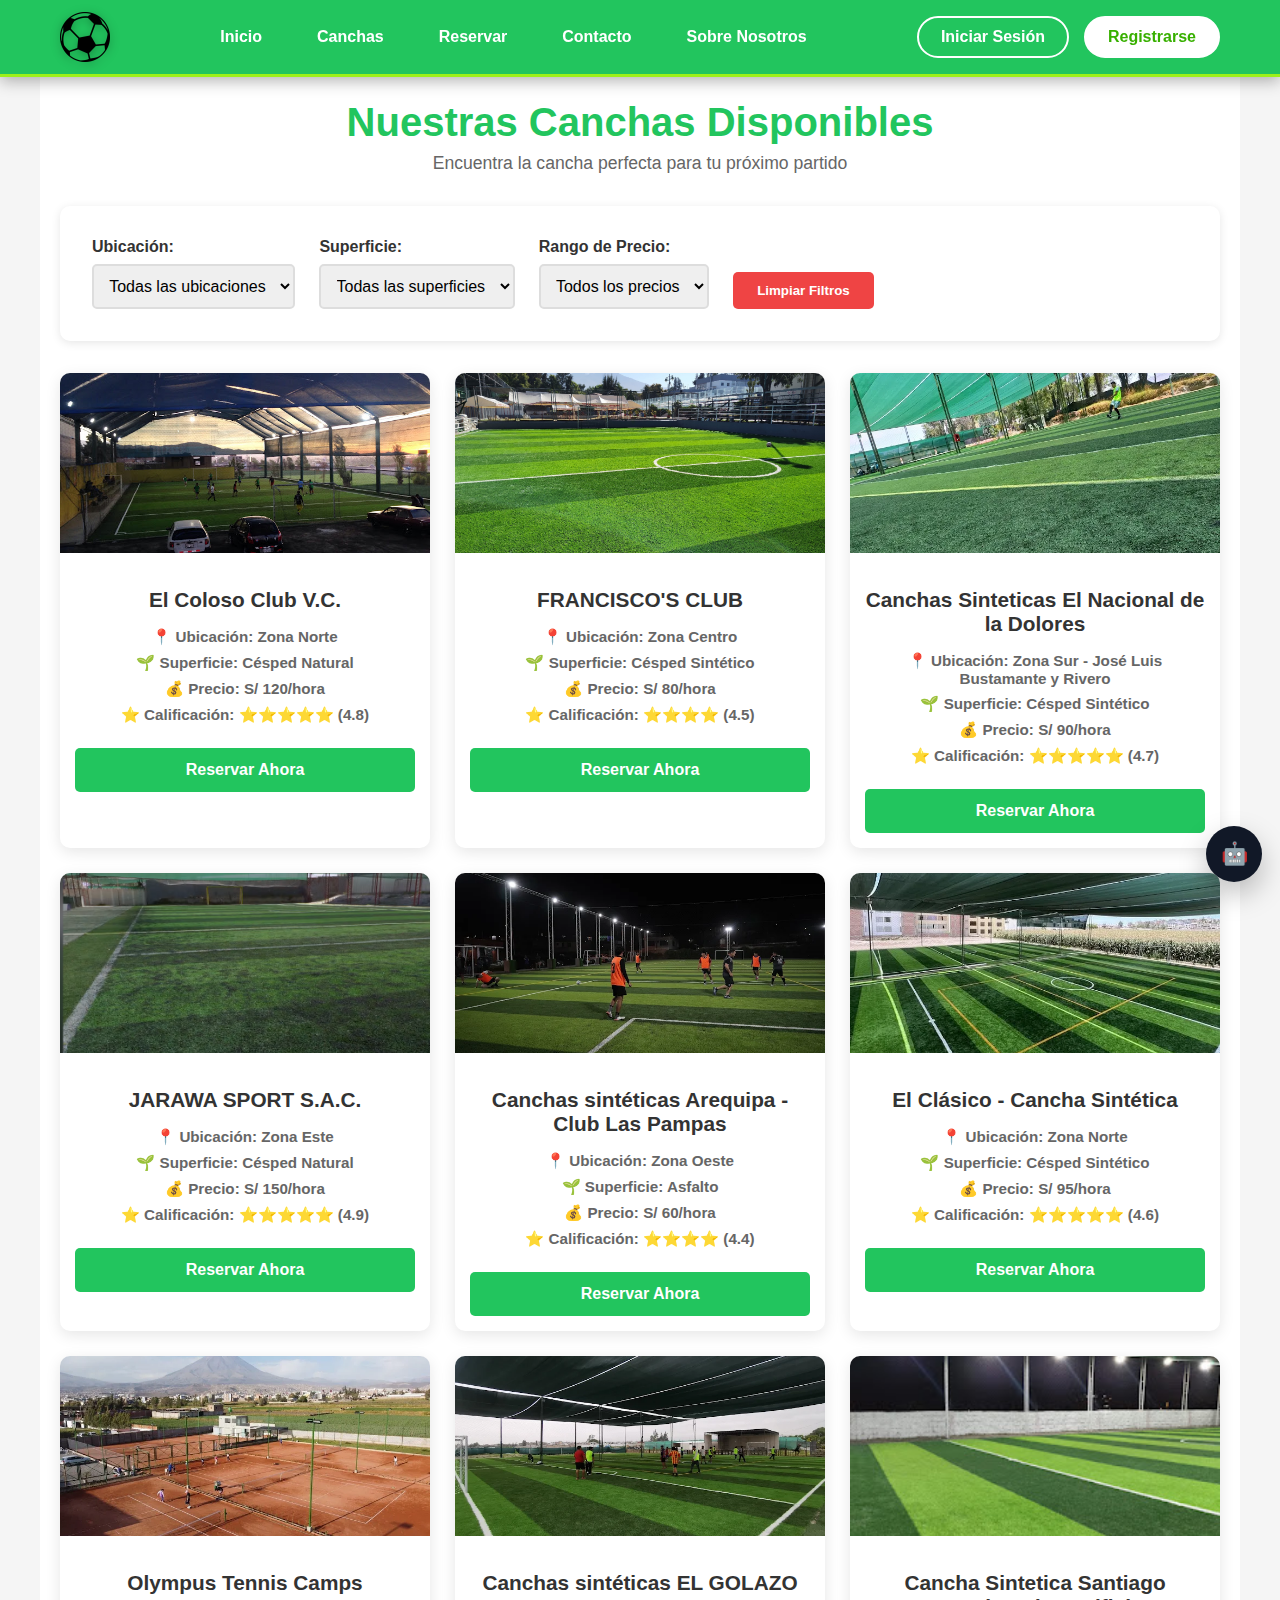
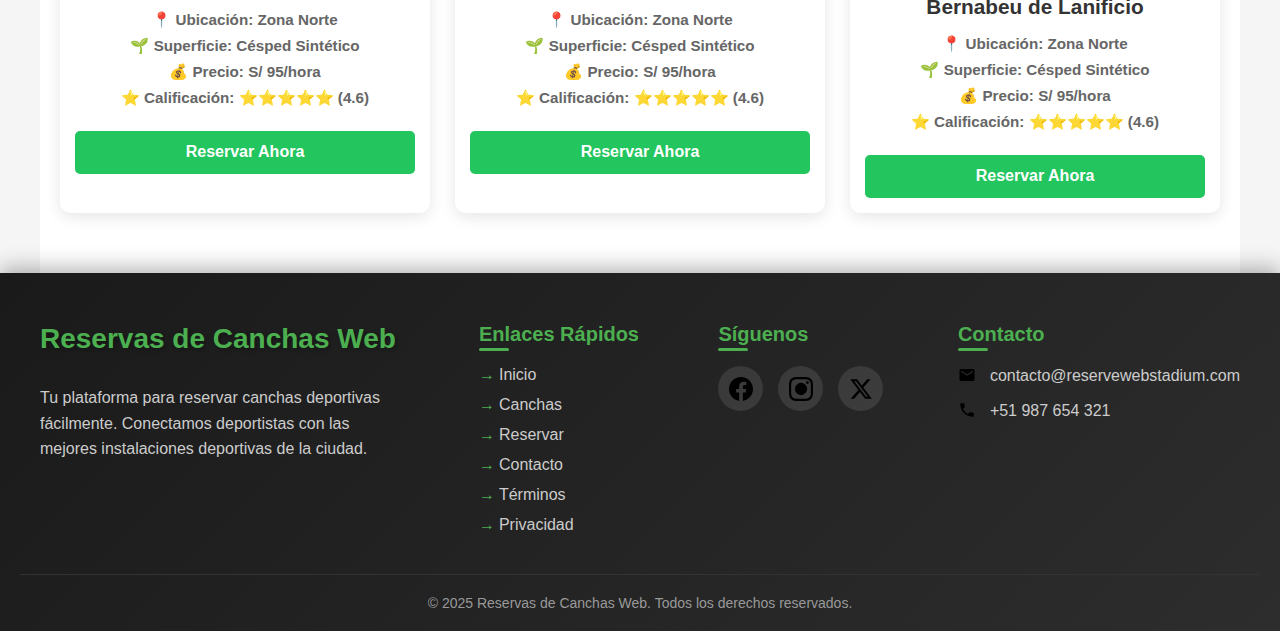
<file: canchas.html>
<!DOCTYPE html>
<html lang="es">
<head>
    <meta charset="UTF-8">
    <meta name="viewport" content="width=device-width, initial-scale=1.0">
    <title>Nuestras Canchas</title>
    <link rel="stylesheet" href="css/canchas.css">
    <link rel="stylesheet" href="css/styles.css">
</head>
<body>
    <!-- Navbar -->
    <nav class="navbar">
        <div class="navbar-container">
            <div class="navbar-logo">
                <a href="index.html">
                    <img src="Imagenes/futbol.webp" alt="Logo Fútbol" class="logo-img">
                </a>
            </div>
            <ul class="navbar-menu">
                <li><a href="index.html">Inicio</a></li>
                <li><a href="canchas.html">Canchas</a></li>
                <li><a href="reserva.html">Reservar</a></li>
                <li><a href="contactanos.html">Contacto</a></li>
                <li><a href="sobreNosotros.html">Sobre Nosotros</a></li>
            </ul>
            <div class="navbar-buttons">
                <a href="login.html" class="btn-login">Iniciar Sesión</a>
                <a href="register.html" class="btn-registro">Registrarse</a>
            </div>
        </div>
    </nav>

    <!-- Sección Principal -->
    <section class="canchas-section">
        <div class="canchas-container">
            <h1>Nuestras Canchas Disponibles</h1>
            <p class="parrafo">Encuentra la cancha perfecta para tu próximo partido</p>

            <!-- Filtros -->
            <div class="filtros-container">
                <div class="filtro">
                    <label for="ubicacion">Ubicación:</label>
                    <select id="ubicacion" onchange="filtrarCanchas()">
                        <option value="">Todas las ubicaciones</option>
                        <option value="norte">Zona Norte</option>
                        <option value="centro">Zona Centro</option>
                        <option value="sur">Zona Sur</option>
                        <option value="este">Zona Este</option>
                        <option value="oeste">Zona Oeste</option>
                    </select>
                </div>

                <div class="filtro">
                    <label for="superficie">Superficie:</label>
                    <select id="superficie" onchange="filtrarCanchas()">
                        <option value="">Todas las superficies</option>
                        <option value="cesped">Césped Natural</option>
                        <option value="sintetico">Césped Sintético</option>
                        <option value="asfalto">Asfalto</option>
                    </select>
                </div>

                <div class="filtro">
                    <label for="precio">Rango de Precio:</label>
                    <select id="precio" onchange="filtrarCanchas()">
                        <option value="">Todos los precios</option>
                        <option value="0-50">S/ 0 - S/ 50</option>
                        <option value="50-100">S/ 50 - S/ 100</option>
                        <option value="100-150">S/ 100 - S/ 150</option>
                        <option value="150">S/ 150+</option>
                    </select>
                </div>

                
                <button class="btn-limpiar" onclick="limpiarFiltros()">Limpiar Filtros</button>
            </div>

            <!-- Galería de Canchas -->
<div class="canchas-grid" id="canchesGrid">
    <!-- Tarjeta 1 -->
    <div class="cancha-card" data-ubicacion="norte" data-superficie="cesped" data-precio="120">
        <div class="cancha-imagen">
            <a href="https://maps.app.goo.gl/yrjiVN9TPq3Yjn6N8" target="_blank">
                <img src="Imagenes/Coloso.jpg" alt="El Coloso Club V.C.">
            </a>
        </div>
        <div class="cancha-info">
            <h3>El Coloso Club V.C.</h3>
            <div class="cancha-detalles">
                <p><strong>📍 Ubicación:</strong> Zona Norte</p>
                <p><strong>🌱 Superficie:</strong> Césped Natural</p>
                <p><strong>💰 Precio:</strong> S/ 120/hora</p>
                <p><strong>⭐ Calificación:</strong> ⭐⭐⭐⭐⭐ (4.8)</p>
            </div>
            <button class="btn-reservar">Reservar Ahora</button>
        </div>
    </div>

    <!-- Tarjeta 2 -->
    <div class="cancha-card" data-ubicacion="centro" data-superficie="sintetico" data-precio="80">
        <div class="cancha-imagen">
            <a href="https://maps.app.goo.gl/YWKZHyKVAsgbeZSs6" target="_blank">
                <img src="Imagenes/Francisco.png" alt="FRANCISCO'S CLUB">
            </a>
        </div>
        <div class="cancha-info">
            <h3>FRANCISCO'S CLUB</h3>
            <div class="cancha-detalles">
                <p><strong>📍 Ubicación:</strong> Zona Centro</p>
                <p><strong>🌱 Superficie:</strong> Césped Sintético</p>
                <p><strong>💰 Precio:</strong> S/ 80/hora</p>
                <p><strong>⭐ Calificación:</strong> ⭐⭐⭐⭐ (4.5)</p>
            </div>
            <button class="btn-reservar">Reservar Ahora</button>
        </div>
    </div>

        <!-- Tarjeta 3 -->
    <div class="cancha-card" data-ubicacion="sur" data-superficie="sintetico" data-precio="90">
        <div class="cancha-imagen">
            <a href="https://maps.app.goo.gl/mFvS3LyxkqA7yzRq5" target="_blank">
                <img src="Imagenes/Nacional.webp" alt="Canchas Sinteticas El Nacional de la Dolores">
            </a>
        </div>
        <div class="cancha-info">
            <h3>Canchas Sinteticas El Nacional de la Dolores</h3>
            <div class="cancha-detalles">
                <p><strong>📍 Ubicación:</strong> Zona Sur - José Luis Bustamante y Rivero</p>
                <p><strong>🌱 Superficie:</strong> Césped Sintético</p>
                <p><strong>💰 Precio:</strong> S/ 90/hora</p>
                <p><strong>⭐ Calificación:</strong> ⭐⭐⭐⭐⭐ (4.7)</p>
            </div>
            <button class="btn-reservar">Reservar Ahora</button>
        </div>
    </div>


    <!-- Tarjeta 4 -->
    <div class="cancha-card" data-ubicacion="este" data-superficie="cesped" data-precio="150">
        <div class="cancha-imagen">
            <a href="https://maps.app.goo.gl/VmaMoW7rvfpxJFAbA" target="_blank">
                <img src="Imagenes/jarawa.png" alt="JARAWA SPORT S.A.C.">
            </a>
        </div>
        <div class="cancha-info">
            <h3>JARAWA SPORT S.A.C.</h3>
            <div class="cancha-detalles">
                <p><strong>📍 Ubicación:</strong> Zona Este</p>
                <p><strong>🌱 Superficie:</strong> Césped Natural</p>
                <p><strong>💰 Precio:</strong> S/ 150/hora</p>
                <p><strong>⭐ Calificación:</strong> ⭐⭐⭐⭐⭐ (4.9)</p>
            </div>
            <button class="btn-reservar">Reservar Ahora</button>
        </div>
    </div>

    <!-- Tarjeta 5 -->
    <div class="cancha-card" data-ubicacion="oeste" data-superficie="asfalto" data-precio="60">
        <div class="cancha-imagen">
            <a href="https://maps.app.goo.gl/E6pH1dWj8ffsx5u18" target="_blank">
                <img src="Imagenes/cancha-sintetica-arequipa.webp" alt="Canchas sintéticas Arequipa - Club Las Pampas">
            </a>
        </div>
        <div class="cancha-info">
            <h3>Canchas sintéticas Arequipa - Club Las Pampas</h3>
            <div class="cancha-detalles">
                <p><strong>📍 Ubicación:</strong> Zona Oeste</p>
                <p><strong>🌱 Superficie:</strong> Asfalto</p>
                <p><strong>💰 Precio:</strong> S/ 60/hora</p>
                <p><strong>⭐ Calificación:</strong> ⭐⭐⭐⭐ (4.4)</p>
            </div>
            <button class="btn-reservar">Reservar Ahora</button>
        </div>
    </div>

    <!-- Tarjeta 6 -->
    <div class="cancha-card" data-ubicacion="norte" data-superficie="sintetico" data-precio="95">
        <div class="cancha-imagen">
            <a href="https://maps.app.goo.gl/1rEgYomdBF7oFurZ8" target="_blank">
                <img src="Imagenes/el-clasico.webp" alt="El Clásico - Cancha Sintética">
            </a>
        </div>
        <div class="cancha-info">
            <h3>El Clásico - Cancha Sintética</h3>
            <div class="cancha-detalles">
                <p><strong>📍 Ubicación:</strong> Zona Norte</p>
                <p><strong>🌱 Superficie:</strong> Césped Sintético</p>
                <p><strong>💰 Precio:</strong> S/ 95/hora</p>
                <p><strong>⭐ Calificación:</strong> ⭐⭐⭐⭐⭐ (4.6)</p>
            </div>
            <button class="btn-reservar">Reservar Ahora</button>
        </div>
    </div>

    <!-- Tarjeta 7 -->
    <div class="cancha-card" data-ubicacion="norte" data-superficie="sintetico" data-precio="95">
        <div class="cancha-imagen">
            <a href="https://maps.app.goo.gl/oX1TDMgonTscZUG68" target="_blank">
                <img src="Imagenes/cancha-olympus.webp" alt="Olympus Tennis Camps">
            </a>
        </div>
        <div class="cancha-info">
            <h3>Olympus Tennis Camps</h3>
            <div class="cancha-detalles">
                <p><strong>📍 Ubicación:</strong> Zona Norte</p>
                <p><strong>🌱 Superficie:</strong> Césped Sintético</p>
                <p><strong>💰 Precio:</strong> S/ 95/hora</p>
                <p><strong>⭐ Calificación:</strong> ⭐⭐⭐⭐⭐ (4.6)</p>
            </div>
            <button class="btn-reservar">Reservar Ahora</button>
        </div>
    </div>

    <!-- Tarjeta 8 -->
    <div class="cancha-card" data-ubicacion="norte" data-superficie="sintetico" data-precio="95">
        <div class="cancha-imagen">
            <a href="https://maps.app.goo.gl/ntssPJPm5PwQRrgEA" target="_blank">
                <img src="Imagenes/el-golazo.webp" alt="Canchas sintéticas EL GOLAZO">
            </a>
        </div>
        <div class="cancha-info">
            <h3>Canchas sintéticas EL GOLAZO</h3>
            <div class="cancha-detalles">
                <p><strong>📍 Ubicación:</strong> Zona Norte</p>
                <p><strong>🌱 Superficie:</strong> Césped Sintético</p>
                <p><strong>💰 Precio:</strong> S/ 95/hora</p>
                <p><strong>⭐ Calificación:</strong> ⭐⭐⭐⭐⭐ (4.6)</p>
            </div>
            <button class="btn-reservar">Reservar Ahora</button>
        </div>
    </div>

    <!-- Tarjeta 9 -->
    <div class="cancha-card" data-ubicacion="norte" data-superficie="sintetico" data-precio="95">
        <div class="cancha-imagen">
            <a href="https://maps.app.goo.gl/U6tt8erWcg43ucKe7" target="_blank">
                <img src="Imagenes/Santiago.jpg" alt="Cancha Sintetica Santiago Bernabeu de Lanificio">
            </a>
        </div>
        <div class="cancha-info">
            <h3>Cancha Sintetica Santiago Bernabeu de Lanificio</h3>
            <div class="cancha-detalles">
                <p><strong>📍 Ubicación:</strong> Zona Norte</p>
                <p><strong>🌱 Superficie:</strong> Césped Sintético</p>
                <p><strong>💰 Precio:</strong> S/ 95/hora</p>
                <p><strong>⭐ Calificación:</strong> ⭐⭐⭐⭐⭐ (4.6)</p>
            </div>
            <button class="btn-reservar">Reservar Ahora</button>
        </div>
        </div>
    </div>
        <!-- Mensaje si no hay resultados -->
        <div id="mensajeVacio" class="mensaje-vacio" style="display:none;">
            <p>No se encontraron canchas con los filtros seleccionados.</p>
        </div>

        </div>
    </section>

    <!-- ================= CHATBOT ================= -->
    <button class="chatbot-fab" id="chatbotFab" aria-label="Abrir chatbot">🤖</button>

    <div class="chatbot-panel" id="chatbotPanel" aria-hidden="true">
    <div class="chatbot-header">
        <div class="chatbot-title">
        <span class="chatbot-badge">Asistente</span>
        <strong>Reservas</strong>
        <small>Respuestas rápidas</small>
        </div>
        <div class="chatbot-actions">
        <button class="chatbot-icon-btn" id="chatbotMin" title="Minimizar">—</button>
        <button class="chatbot-icon-btn" id="chatbotClose" title="Cerrar">✕</button>
        </div>
    </div>

    <div class="chatbot-body" id="chatbotMsgs"></div>

    <div class="chatbot-chips">
        <button class="chatbot-chip" data-q="Hola">Hola</button>
        <button class="chatbot-chip" data-q="¿Cómo reservo una cancha?">¿Cómo reservo?</button>
        <button class="chatbot-chip" data-q="¿Qué canchas hay?">¿Qué canchas hay?</button>
        <button class="chatbot-chip" data-q="Horarios disponibles">Horarios</button>
    </div>

    <form class="chatbot-input" id="chatbotForm">
        <input id="chatbotText" type="text" placeholder="Escribe tu mensaje..." autocomplete="off" />
        <button type="submit">Enviar</button>
    </form>
    </div>

        <!-- Footer --> 
    <footer class="footer">
        <div class="footer-container">
            <!-- Información Principal -->
            <div class="footer-info">
                <h2 class="footer-logo">Reservas de Canchas Web</h2>
                <p class="footer-description">
                    Tu plataforma para reservar canchas deportivas fácilmente. 
                    Conectamos deportistas con las mejores instalaciones deportivas de la ciudad.
                </p>
            </div>

            <!-- Enlaces Rápidos -->
            <div class="footer-section">
                <h3>Enlaces Rápidos</h3>
                <ul class="footer-links">
                    <li><a href="index.html">Inicio</a></li>
                    <li><a href="canchas.html">Canchas</a></li>
                    <li><a href="reserva.html">Reservar</a></li>
                    <li><a href="contactanos.html">Contacto</a></li>
                    <li><a href="#terminos">Términos</a></li>
                    <li><a href="#privacidad">Privacidad</a></li>
                </ul>
            </div>

            <!-- Redes Sociales -->
        <div class="footer-section">
            <h3>Síguenos</h3>
            <div class="social-links">
                <a href="#" class="social-link facebook" title="Facebook">
                    <img src="iconos/facebook.svg" alt="Facebook" width="24" height="24">
                </a>
                <a href="#" class="social-link instagram" title="Instagram">
                    <img src="iconos/instagram.svg" alt="Instagram" width="24" height="24">
                </a>
                <a href="#" class="social-link twitter" title="X/Twitter">
                    <img src="iconos/twitter.svg" alt="Twitter" width="24" height="24">
                </a>
            </div>
        </div>

            <!-- Información de Contacto -->
                <div class="footer-section">
        <h3>Contacto</h3>
        <div class="contact-info">
          <div class="contact-item">
            <span class="contact-icon">
              <img src="iconos/email.svg" alt="correo">
            </span>
            <span>contacto@reservewebstadium.com</span>
          </div>
          <div class="contact-item">
            <span class="contact-icon">
              <img src="iconos/telefono.svg" alt="telefono">
            </span>
            <span>+51 987 654 321</span>
          </div>
        </div>
      </div>
        </div>

        <!-- Línea de Copyright -->
        <div class="footer-bottom">
            <p>&copy; 2025 Reservas de Canchas Web. Todos los derechos reservados.</p>
        </div>
    </footer>
<script src="js/canchas.js"></script>
<script src="js/chatbot.js"></script>
</body>
</html>
</file>
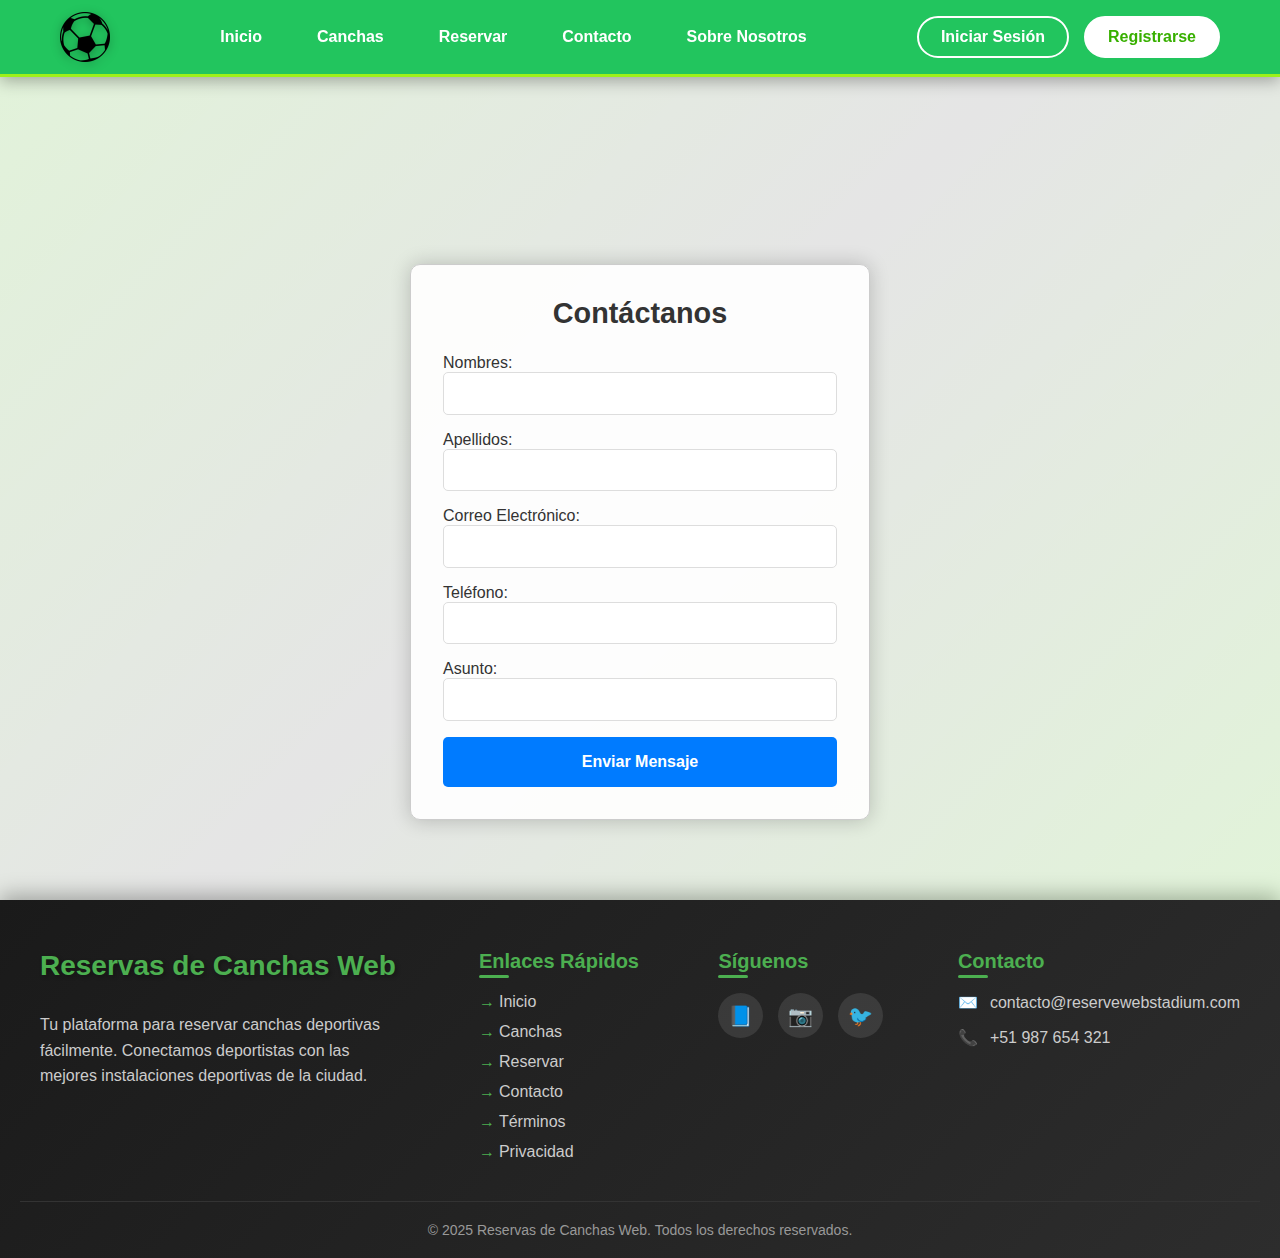
<file: contactanos.html>
<!DOCTYPE html>
<html lang="es">
<head>
    <meta charset="UTF-8">
    <meta name="viewport" content="width=device-width, initial-scale=1.0">
    <title>Contacto</title>
    <link rel="stylesheet" href="css/styles.css">
    <link rel="stylesheet" href="css/contactoStyle.css">
</head>
<body>
    <nav class="navbar">
        <div class="navbar-container">
            <div class="navbar-logo">
                <a href="#">
                    <img src="Imagenes/futbol.webp" alt="Logo Fútbol" class="logo-img">
                </a>
            </div>
            <ul class="navbar-menu">
                <li><a href="index.html">Inicio</a></li>
                <li><a href="canchas.html">Canchas</a></li>
                <li><a href="reserva.html">Reservar</a></li>
                <li><a href="contactanos.html">Contacto</a></li>
                <li><a href="sobreNosotros.html">Sobre Nosotros</a></li>
            </ul>
            <div class="navbar-buttons">
                <a href="login.html" class="btn-login">Iniciar Sesión</a>
                <a href="register.html" class="btn-registro">Registrarse</a>
            </div>
        </div>
    </nav>
    <div class="hero-section">
        <div class="hero-overlay"></div>
        <div class="hero-text-container">
            <form action="/formulario" method="POST" class="contact-form">
                <fieldset class="form-fieldset">
                    <legend class="form-legend">Contáctanos</legend>

                    <label for="nombres">Nombres:</label>
                    <input type="text" id="nombres" name="nombres" required>

                    <label for="apellidos">Apellidos:</label>
                    <input type="text" id="apellidos" name="apellidos" required>

                    <label for="correo">Correo Electrónico:</label>
                    <input type="email" id="correo" name="correo" required>

                    <label for="telefono">Teléfono:</label>
                    <input type="tel" id="telefono" name="telefono" required>

                    <label for="asunto">Asunto:</label>
                    <input type="text" id="asunto" name="asunto" required>

                    <button type="submit" class="submit-btn">Enviar Mensaje</button>
                </fieldset>
            </form>
        </div>
    </div>

    <footer class="footer">
        <div class="footer-container">
            <div class="footer-info">
                <h2 class="footer-logo">Reservas de Canchas Web</h2>
                <p class="footer-description">
                    Tu plataforma para reservar canchas deportivas fácilmente. 
                    Conectamos deportistas con las mejores instalaciones deportivas de la ciudad.
                </p>
            </div>

            <div class="footer-section">
                <h3>Enlaces Rápidos</h3>
                <ul class="footer-links">
                    <li><a href="index.html">Inicio</a></li>
                    <li><a href="canchas.html">Canchas</a></li>
                    <li><a href="reserva.html">Reservar</a></li>
                    <li><a href="contactanos.html">Contacto</a></li>
                    <li><a href="#terminos">Términos</a></li>
                    <li><a href="#privacidad">Privacidad</a></li>
                </ul>
            </div>

            <div class="footer-section">
                <h3>Síguenos</h3>
                <div class="social-links">
                    <a href="#" class="social-link facebook" title="Facebook">
                        📘
                    </a>
                    <a href="#" class="social-link instagram" title="Instagram">
                        📷
                    </a>
                    <a href="#" class="social-link twitter" title="X/Twitter">
                        🐦
                    </a>
                </div>
            </div>

            <div class="footer-section">
                <h3>Contacto</h3>
                <div class="contact-info">
                    <div class="contact-item">
                        <span class="contact-icon">✉️</span>
                        <span>contacto@reservewebstadium.com</span>
                    </div>
                    <div class="contact-item">
                        <span class="contact-icon">📞</span>
                        <span>+51 987 654 321</span>
                    </div>
                </div>
            </div>
        </div>

        <div class="footer-bottom">
            <p>&copy; 2025 Reservas de Canchas Web. Todos los derechos reservados.</p>
        </div>
    </footer>
</body>
</html>
</file>
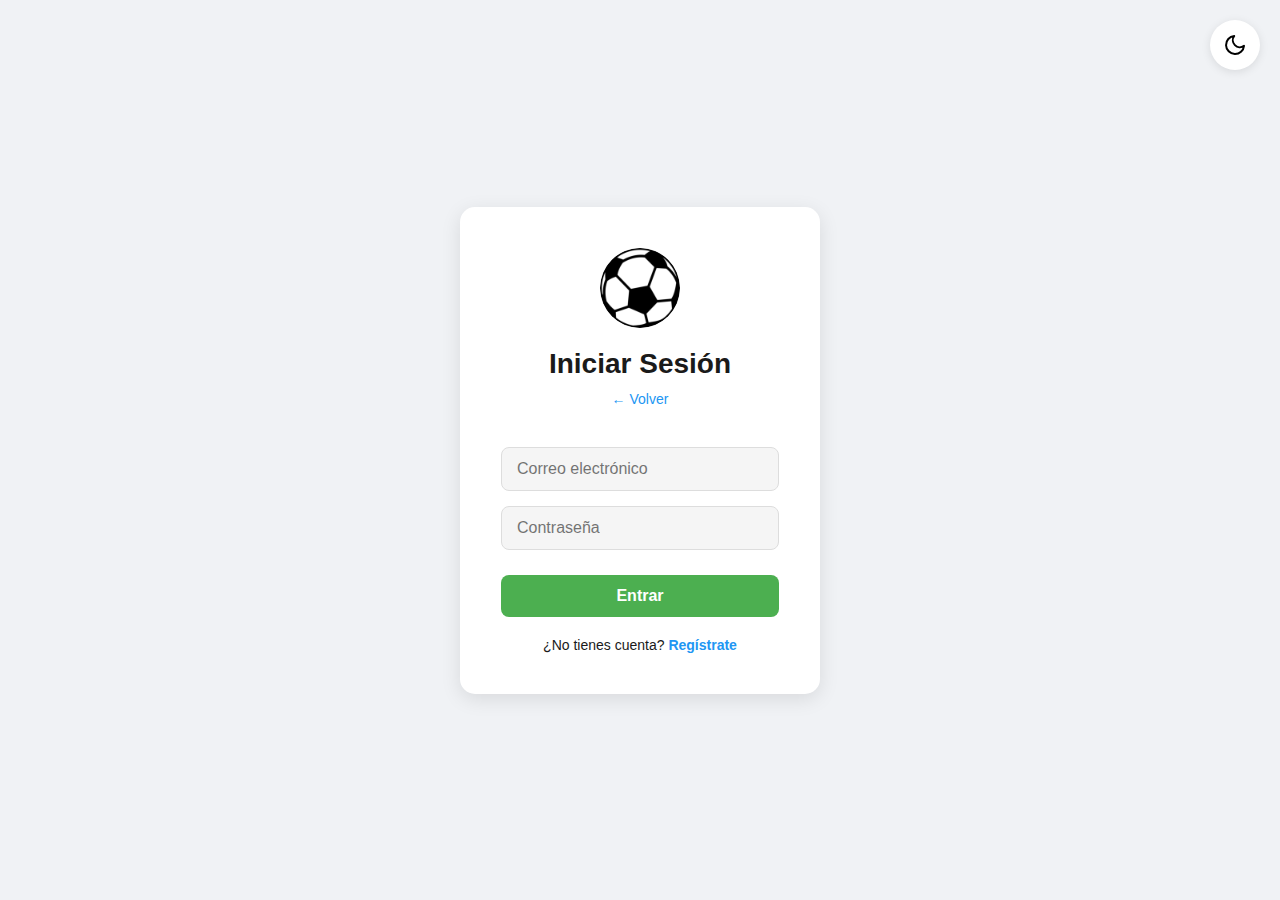
<file: login.html>
<!DOCTYPE html>
<html lang="es">
<head>
  <meta charset="UTF-8">
  <title>Iniciar Sesión</title>
  <link rel="stylesheet" href="css/styleLogin.css">
</head>
<body>

  <button id="themeToggle" class="theme-btn" aria-label="Cambiar tema">
  <svg class="icon sun-icon" width="24" height="24">
    <use href="iconos/sun.svg"></use>
  </svg>
  <svg class="icon moon-icon" width="24" height="24">
    <use href="iconos/moon.svg"></use>
  </svg>
</button>

  <div class="auth-container">
    <div class="auth-card">
      <img src="Imagenes/futbol.webp" alt="Logo" class="logo" id="pelota">
      <h2>Iniciar Sesión</h2>
      <a href="/index.php" class="btn-volver">← Volver</a>

      <!-- 
        FORMULARIO DE LOGIN
        - action="login.php": envía los datos al backend en PHP
        - method="POST": los datos no viajan por la URL
      -->
      <form action="login.php" method="POST">

        <!-- 
          Campo Email:
          - name="email" permite que PHP identifique el correo ingresado
        -->
        <input type="email" name="email" placeholder="Correo electrónico" required>

        <!-- 
          Campo Contraseña:
          - name="password" permite que PHP valide la contraseña
        -->
        <input type="password" name="password" placeholder="Contraseña" required>

        <button type="submit">Entrar</button>
      </form>

      <p class="auth-link">
        ¿No tienes cuenta? <a href="registro.html">Regístrate</a>
      </p>
    </div>
  </div>

  <script src="js/theme.js"></script>
</body>
</html>
</file>
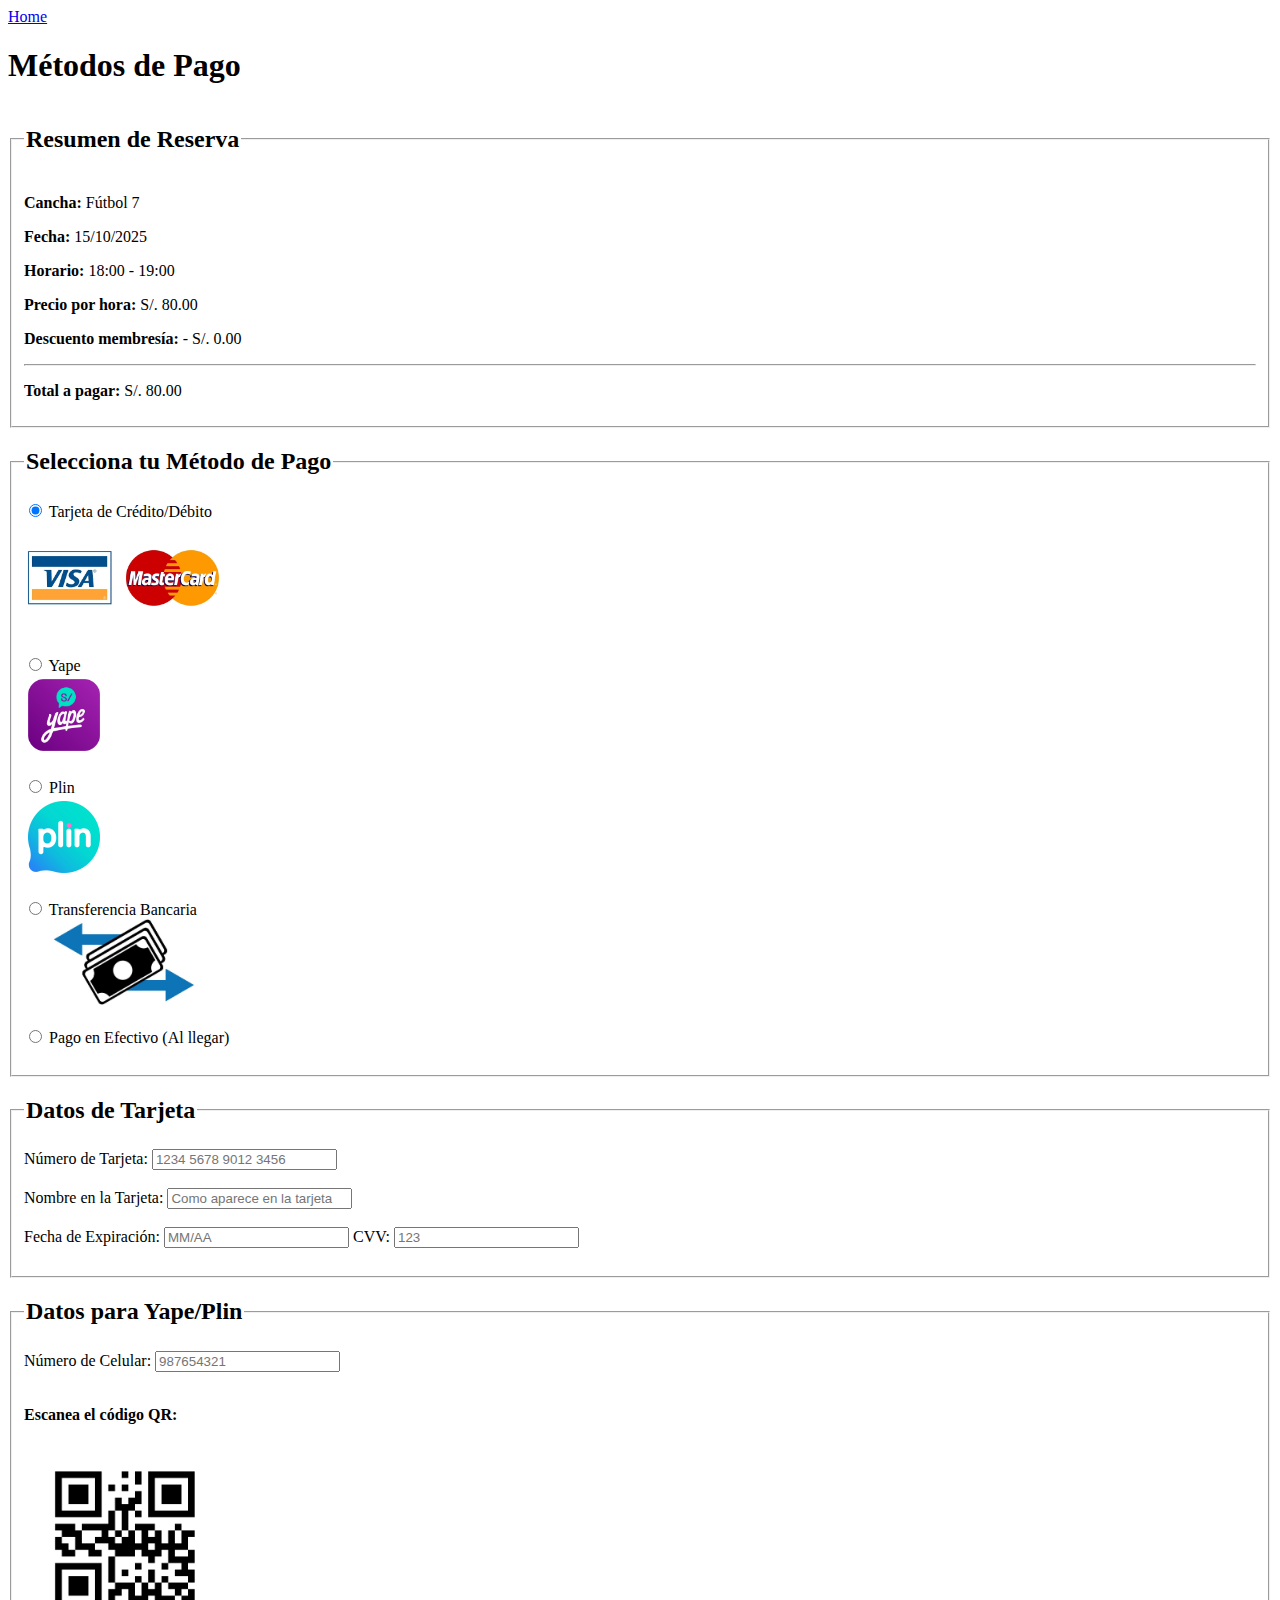
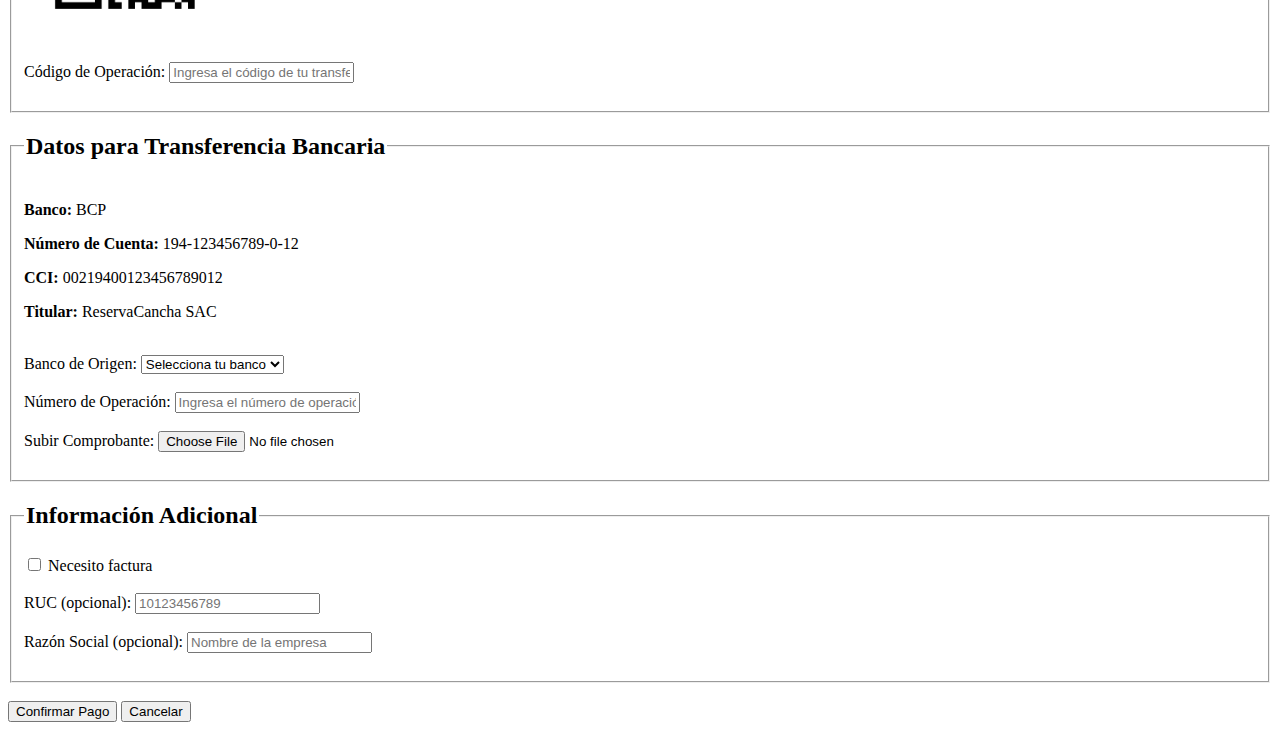
<file: metodos.html>
<!DOCTYPE html>
<html lang="en">
<head>
    <meta charset="UTF-8">
    <meta name="viewport" content="width=device-width, initial-scale=1.0">
    <title>Document</title>
</head>
<header>
    <nav>
        <a href="index.html">Home</a>
    </nav>
</header>
<body>
    <h1>Métodos de Pago</h1>
    
    <form action="">
        <fieldset>
            <legend><h2>Resumen de Reserva</h2></legend>
            
            <p><strong>Cancha:</strong> Fútbol 7</p>
            <p><strong>Fecha:</strong> 15/10/2025</p>
            <p><strong>Horario:</strong> 18:00 - 19:00</p>
            <p><strong>Precio por hora:</strong> S/. 80.00</p>
            <p><strong>Descuento membresía:</strong> - S/. 0.00</p>
            <hr>
            <p><strong>Total a pagar:</strong> S/. 80.00</p>
        </fieldset>
        
        <fieldset>
            <legend><h2>Selecciona tu Método de Pago</h2></legend>
            
            <input type="radio" name="metodo_pago" id="tarjeta" value="tarjeta" checked>
            <label for="tarjeta">Tarjeta de Crédito/Débito</label>
            <br>
            <img src="Imagenes/Foto de tarjetas1.jpg" alt="Visa, Mastercard, American Express" width="200">
            <br><br>
            
            <input type="radio" name="metodo_pago" id="yape" value="yape">
            <label for="yape">Yape</label>
            <br>
            <img src="Imagenes/Yape.png" alt="Logo Yape" width="80">
            <br><br>
            
            <input type="radio" name="metodo_pago" id="plin" value="plin">
            <label for="plin">Plin</label>
            <br>
            <img src="Imagenes/Plin.png" alt="Logo Plin" width="80">
            <br><br>
            
            <input type="radio" name="metodo_pago" id="transferencia" value="transferencia">
            <label for="transferencia">Transferencia Bancaria</label>
            <br>
            <img src="Imagenes/Transferencia.jpg" alt="Bancos" width="200">
            <br><br>
            
            <input type="radio" name="metodo_pago" id="efectivo" value="efectivo">
            <label for="efectivo">Pago en Efectivo (Al llegar)</label>
            <br><br>
        </fieldset>
        
        <fieldset>
            <legend><h2>Datos de Tarjeta</h2></legend>
            
            <label for="numero_tarjeta">Número de Tarjeta:</label>
            <input type="text" name="numero_tarjeta" id="numero_tarjeta" placeholder="1234 5678 9012 3456" maxlength="19">
            <br><br>
            
            <label for="nombre_tarjeta">Nombre en la Tarjeta:</label>
            <input type="text" name="nombre_tarjeta" id="nombre_tarjeta" placeholder="Como aparece en la tarjeta">
            <br><br>
            
            <label for="fecha_expiracion">Fecha de Expiración:</label>
            <input type="text" name="fecha_expiracion" id="fecha_expiracion" placeholder="MM/AA" maxlength="5">
            
            <label for="cvv">CVV:</label>
            <input type="text" name="cvv" id="cvv" placeholder="123" maxlength="3">
            <br><br>
        </fieldset>
        
        <fieldset>
            <legend><h2>Datos para Yape/Plin</h2></legend>
            
            <label for="numero_celular">Número de Celular:</label>
            <input type="tel" name="numero_celular" id="numero_celular" placeholder="987654321">
            <br><br>
            
            <p><strong>Escanea el código QR:</strong></p>
            <img src="Imagenes/qr.png" alt="Código QR para pago" width="200" height="200">
            <br><br>
            
            <label for="codigo_operacion">Código de Operación:</label>
            <input type="text" name="codigo_operacion" id="codigo_operacion" placeholder="Ingresa el código de tu transferencia">
            <br><br>
        </fieldset>
        
        <fieldset>
            <legend><h2>Datos para Transferencia Bancaria</h2></legend>
            
            <p><strong>Banco:</strong> BCP</p>
            <p><strong>Número de Cuenta:</strong> 194-123456789-0-12</p>
            <p><strong>CCI:</strong> 00219400123456789012</p>
            <p><strong>Titular:</strong> ReservaCancha SAC</p>
            <br>
            
            <label for="banco_origen">Banco de Origen:</label>
            <select name="banco_origen" id="banco_origen">
                <option value="">Selecciona tu banco</option>
                <option value="bcp">BCP</option>
                <option value="bbva">BBVA</option>
                <option value="interbank">Interbank</option>
                <option value="scotiabank">Scotiabank</option>
                <option value="banbif">BanBif</option>
                <option value="otros">Otros</option>
            </select>
            <br><br>
            
            <label for="numero_operacion">Número de Operación:</label>
            <input type="text" name="numero_operacion" id="numero_operacion" placeholder="Ingresa el número de operación">
            <br><br>
            
            <label for="comprobante">Subir Comprobante:</label>
            <input type="file" name="comprobante" id="comprobante" accept="image/*,.pdf">
            <br><br>
        </fieldset>
        
        <fieldset>
            <legend><h2>Información Adicional</h2></legend>
            
            <input type="checkbox" name="factura" id="factura">
            <label for="factura">Necesito factura</label>
            <br><br>
            
            <label for="ruc">RUC (opcional):</label>
            <input type="text" name="ruc" id="ruc" placeholder="10123456789">
            <br><br>
            
            <label for="razon_social">Razón Social (opcional):</label>
            <input type="text" name="razon_social" id="razon_social" placeholder="Nombre de la empresa">
            <br><br>
        </fieldset>
        
        <br>
        <input type="submit" value="Confirmar Pago">
        <input type="button" value="Cancelar">
    </form>
</body>
</html>
</file>
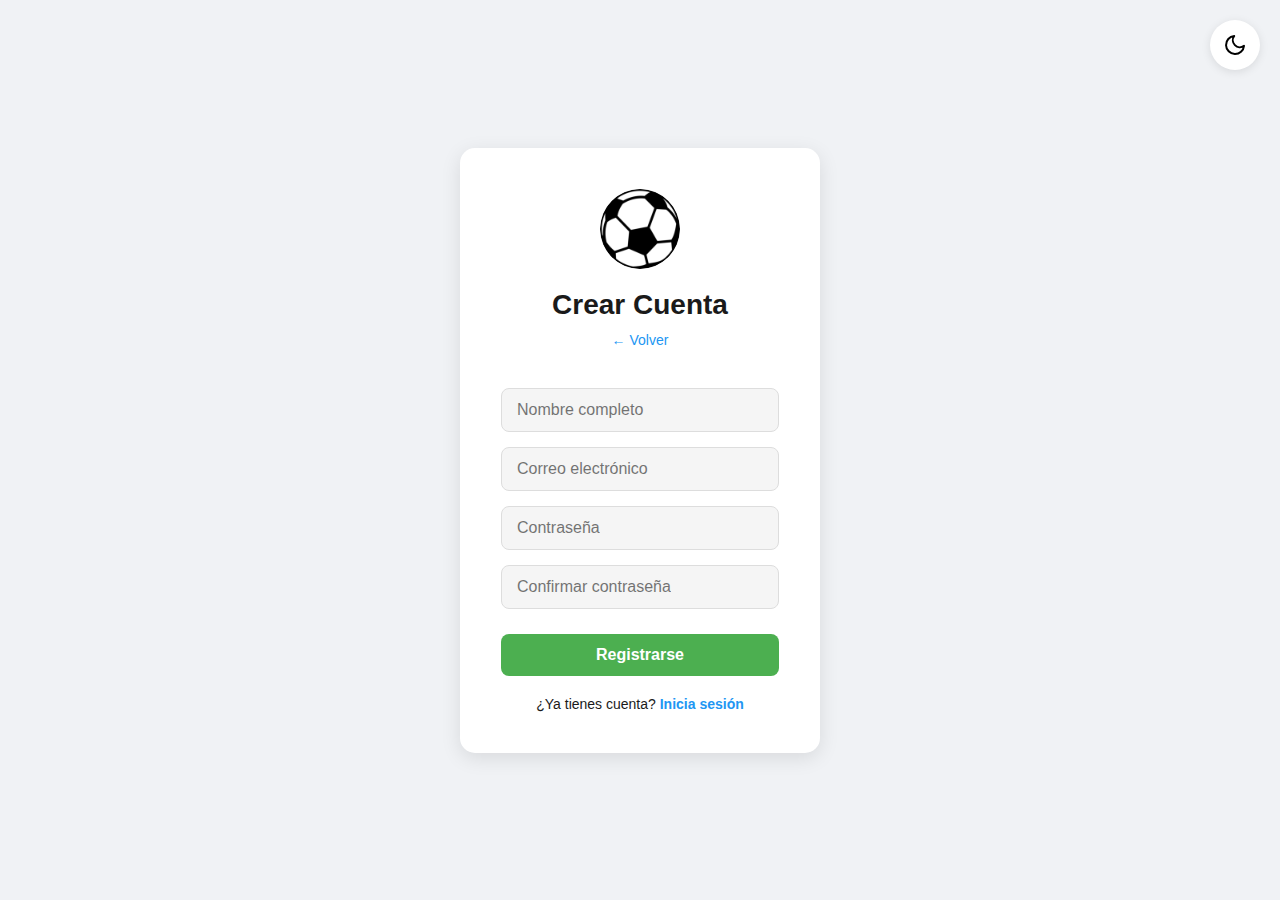
<file: register.html>
<!DOCTYPE html>
<html lang="es">
<head>
  <meta charset="UTF-8">
  <title>Registro</title>
  <link rel="stylesheet" href="css/styleLogin.css">
</head>
<body>

  <button id="themeToggle" class="theme-btn" aria-label="Cambiar tema">
  <svg class="icon sun-icon" width="24" height="24">
    <use href="iconos/sun.svg"></use>
  </svg>
  <svg class="icon moon-icon" width="24" height="24">
    <use href="iconos/moon.svg"></use>
  </svg>
    </button>

  <div class="auth-container">
    <div class="auth-card">
      <img src="Imagenes/futbol.webp" alt="Logo" class="logo" id="pelota">
      <h2>Crear Cuenta</h2>
      <a href="/index.php" class="btn-volver">← Volver</a>


      <!-- 
        FORMULARIO DE REGISTRO
        - Se agregó action="registro.php" para enviar los datos al backend en PHP
        - Se agregó method="POST" para enviar los datos de forma segura
      -->
      <form action="registro.php" method="POST">

        <!-- 
          Campo Nombre:
          - Se agregó name="nombre" para que PHP pueda leer el valor si se necesita en el futuro
          - Actualmente NO se guarda en la base de datos
        -->
        <input type="text" name="nombre" placeholder="Nombre completo" required>

        <!-- 
          Campo Email:
          - name="email" es obligatorio para que PHP pueda guardar el correo en MySQL
        -->
        <input type="email" name="email" placeholder="Correo electrónico" required>

        <!-- 
          Campo Contraseña:
          - name="password" permite que PHP reciba la contraseña
          - En el backend se encripta antes de guardarse
        -->
        <input type="password" name="password" placeholder="Contraseña" required>

        <!-- 
          Campo Confirmar Contraseña:
          - Se mantiene solo para validación visual
          - No se envía a la base de datos
        -->
        <input type="password" name="confirmar" placeholder="Confirmar contraseña" required>


        <button type="submit">Registrarse</button>
      </form>

      <p class="auth-link">
        ¿Ya tienes cuenta? <a href="login.html">Inicia sesión</a>
      </p>
    </div>
  </div>

  <script src="js/theme.js"></script>
</body>
</html>
</file>
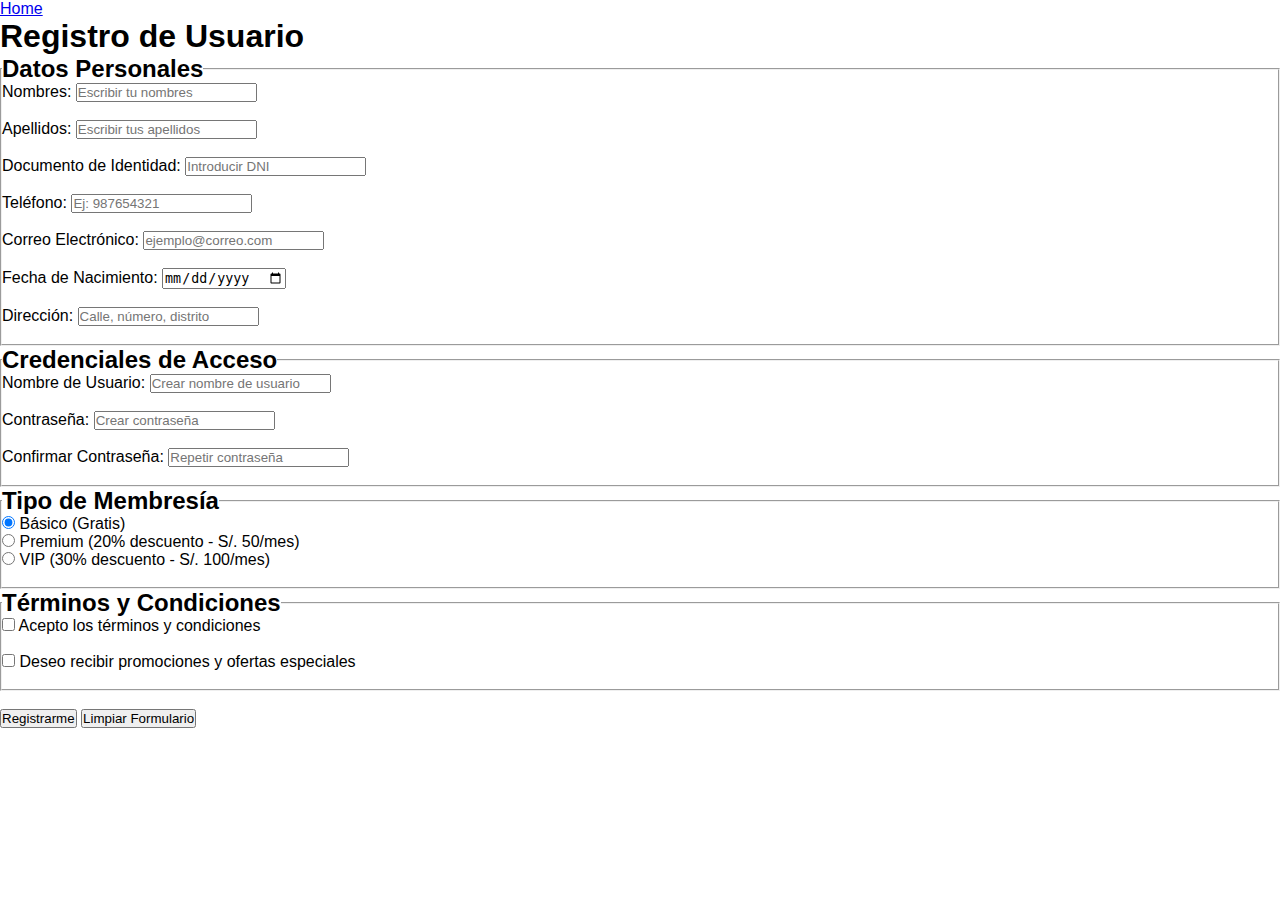
<file: registrarse.html>
<!DOCTYPE html>
<html lang="en">
<head>
    <meta charset="UTF-8">
    <meta name="viewport" content="width=device-width, initial-scale=1.0">
    <title>Document</title>
    <link rel="stylesheet" href="styles.css">
</head>
<body>
    <header>
        <nav>
            <ol>
                <li>
                    <a href="index.html">Home</a>
                </li>
            </ol>
        </nav>
    </header>
    <form action="">
        <h1>Registro de Usuario</h1>
    
    <form action="">
        <fieldset>
            <legend><h2>Datos Personales</h2></legend>
            
            <label for="nombre">Nombres:</label>
            <input type="text" id="nombre" name="nombre" placeholder="Escribir tu nombres" required>
            <br><br>
            
            <label for="apellido">Apellidos:</label>
            <input type="text" name="apellido" id="apellido" placeholder="Escribir tus apellidos" required>
            <br><br>
            
            <label for="dni">Documento de Identidad:</label>
            <input type="number" name="dni" id="dni" placeholder="Introducir DNI" required>
            <br><br>
            
            <label for="telefono">Teléfono:</label>
            <input type="tel" name="telefono" id="telefono" placeholder="Ej: 987654321" required>
            <br><br>
            
            <label for="email">Correo Electrónico:</label>
            <input type="email" name="email" id="email" placeholder="ejemplo@correo.com" required>
            <br><br>
            
            <label for="fecha_nacimiento">Fecha de Nacimiento:</label>
            <input type="date" name="fecha_nacimiento" id="fecha_nacimiento" required>
            <br><br>
            
            <label for="direccion">Dirección:</label>
            <input type="text" name="direccion" id="direccion" placeholder="Calle, número, distrito">
            <br><br>
        </fieldset>
        
        <fieldset>
            <legend><h2>Credenciales de Acceso</h2></legend>
            
            <label for="usuario">Nombre de Usuario:</label>
            <input type="text" name="usuario" id="usuario" placeholder="Crear nombre de usuario" required>
            <br><br>
            
            <label for="password">Contraseña:</label>
            <input type="password" name="password" id="password" placeholder="Crear contraseña" required>
            <br><br>
            
            <label for="confirmar_password">Confirmar Contraseña:</label>
            <input type="password" name="confirmar_password" id="confirmar_password" placeholder="Repetir contraseña" required>
            <br><br>
        </fieldset>
        
        <fieldset>
            <legend><h2>Tipo de Membresía</h2></legend>
            
            <input type="radio" name="membresia" id="basico" value="basico" checked>
            <label for="basico">Básico (Gratis)</label>
            <br>
            
            <input type="radio" name="membresia" id="premium" value="premium">
            <label for="premium">Premium (20% descuento - S/. 50/mes)</label>
            <br>
            
            <input type="radio" name="membresia" id="vip" value="vip">
            <label for="vip">VIP (30% descuento - S/. 100/mes)</label>
            <br><br>
        </fieldset>
        
        <fieldset>
            <legend><h2>Términos y Condiciones</h2></legend>
            
            <input type="checkbox" name="terminos" id="terminos" required>
            <label for="terminos">Acepto los términos y condiciones</label>
            <br><br>
            
            <input type="checkbox" name="promociones" id="promociones">
            <label for="promociones">Deseo recibir promociones y ofertas especiales</label>
            <br><br>
        </fieldset>
        
        <br>
        <input type="submit" value="Registrarme">
        <input type="reset" value="Limpiar Formulario">
    </form>
    </form>
</body>
</html>
</file>
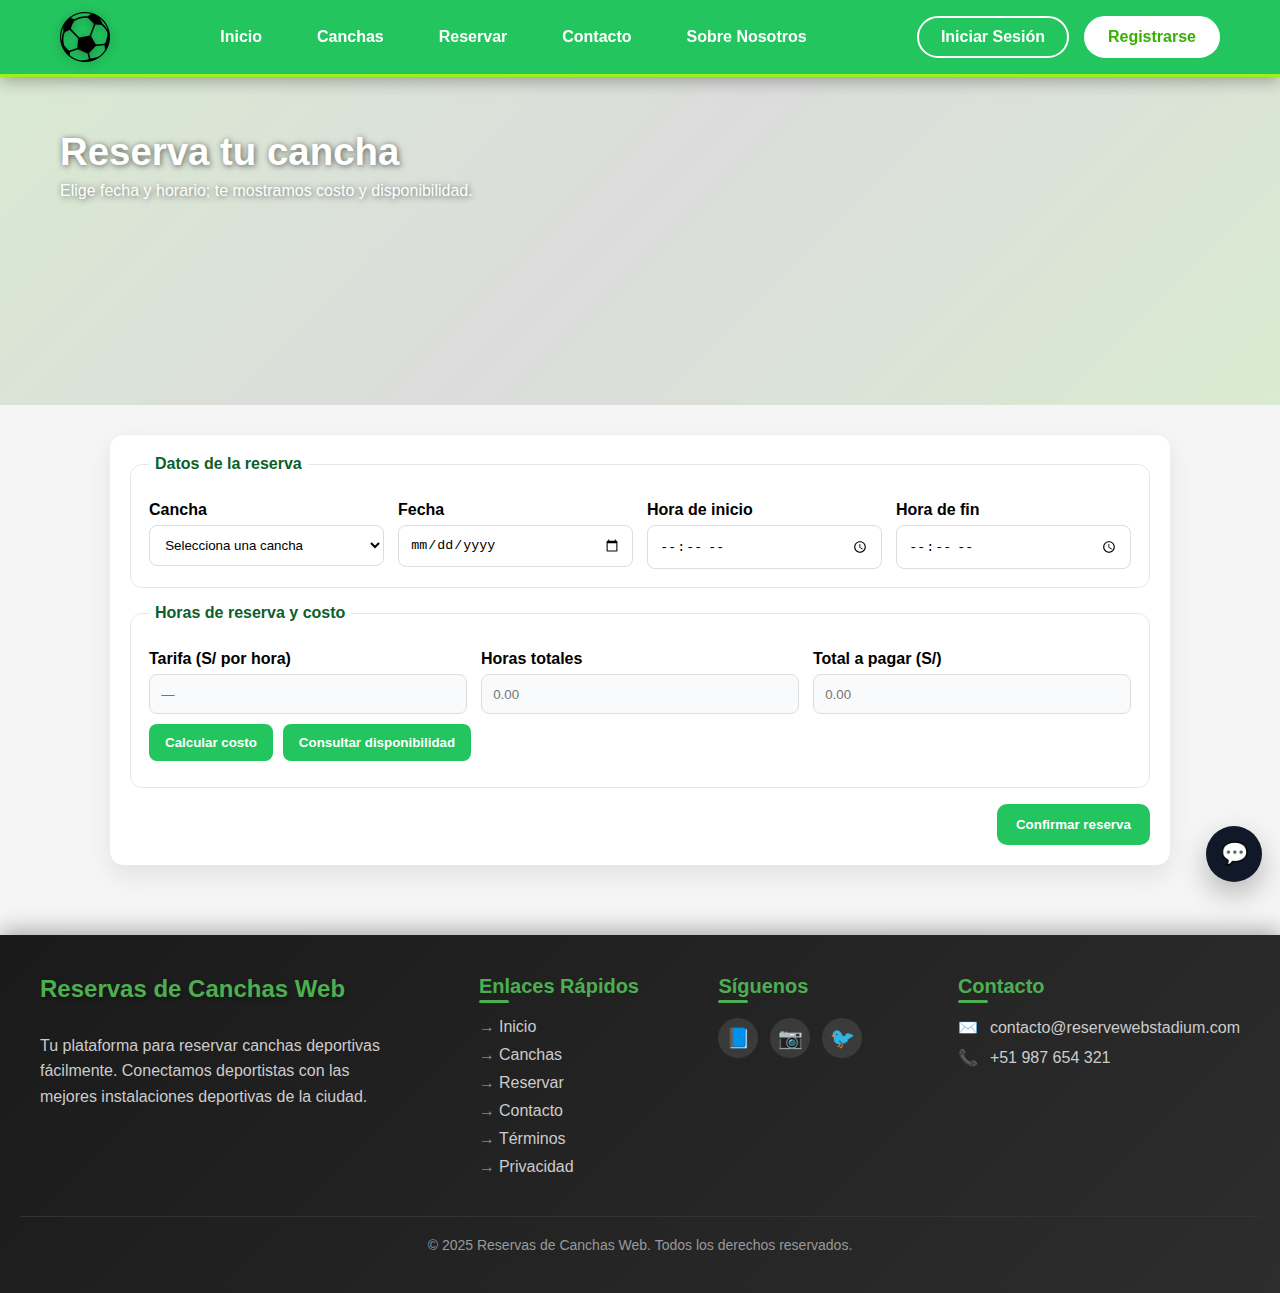
<file: reserva.html>
<!DOCTYPE html>
<html lang="es">
<head>
  <meta charset="UTF-8" />
  <meta name="viewport" content="width=device-width, initial-scale=1.0"/>
  <title>Reservar cancha</title>
  <link rel="stylesheet" href="css/styles.css">
  <link rel="stylesheet" href="css/reserva.css">
</head>
<body>
  <!-- Navbar con temática de fútbol -->
    <nav class="navbar">
        <div class="navbar-container">
            <div class="navbar-logo">
                <a href="#">
                    <img src="Imagenes/futbol.webp" alt="Logo Fútbol" class="logo-img">
                </a>
            </div>
            <ul class="navbar-menu">
                <li><a href="index.html">Inicio</a></li>
                <li><a href="canchas.html">Canchas</a></li>
                <li><a href="reserva.html">Reservar</a></li>
                <li><a href="contactanos.html">Contacto</a></li>
                <li><a href="sobreNosotros.html">Sobre Nosotros</a></li>
            </ul>
            <div class="navbar-buttons">
                <a href="#login" class="btn-login">Iniciar Sesión</a>
                <a href="#registro" class="btn-registro">Registrarse</a>
            </div>
        </div>
    </nav>

  <header class="hero">
    <div class="hero-overlay"></div>
    <div class="hero-inner">
      <h1>Reserva tu cancha</h1>
      <p>Elige fecha y horario; te mostramos costo y disponibilidad.</p>
    </div>
  </header>

  <main class="wrapper">
    <form class="reserva-form" id="formReserva">
      <fieldset class="fieldset">
        <legend>Datos de la reserva</legend>

        <div class="grid">
          <div class="field">
            <label for="cancha">Cancha</label>
            <select id="cancha" required>
              <option value="" disabled selected>Selecciona una cancha</option>
              <option value="El Coloso Club V.C.">El Coloso Club V.C.</option>
              <option value="FRANCISCO'S CLUB">FRANCISCO'S CLUB</option>
              <option value="Canchas Sinteticas El Nacional de la Dolores">Canchas Sinteticas El Nacional de la Dolores</option>
              <option value="JARAWA SPORT S.A.C.">JARAWA SPORT S.A.C.</option>
              <option value="Canchas sintéticas Arequipa - Club Las Pampas">Canchas sintéticas Arequipa - Club Las Pampas</option>
              <option value="El Clásico - Cancha Sintética">El Clásico - Cancha Sintética</option>
              <option value="Olympus Tennis Camps">Olympus Tennis Camps</option>
              <option value="Canchas sintéticas EL GOLAZO">Canchas sintéticas EL GOLAZO</option>
              <option value='Cancha Sintética "San Siro"'>Cancha Sintética "San Siro"</option>
            </select>
          </div>

          <div class="field">
            <label for="fecha">Fecha</label>
            <input type="date" id="fecha" required>
          </div>

          <div class="field">
            <label for="horaInicio">Hora de inicio</label>
            <input type="time" id="horaInicio" step="300" required>
          </div>

          <div class="field">
            <label for="horaFin">Hora de fin</label>
            <input type="time" id="horaFin" step="300" required>
          </div>
        </div>
      </fieldset>

      <fieldset class="fieldset">
        <legend>Horas de reserva y costo</legend>
        <div class="grid">
          <div class="field">
            <label for="tarifaHora">Tarifa (S/ por hora)</label>
            <input type="text" id="tarifaHora" readonly placeholder="—">
          </div>

          <div class="field">
            <label for="horasTotales">Horas totales</label>
            <input type="text" id="horasTotales" readonly placeholder="0.00">
          </div>

          <div class="field">
            <label for="totalPagar">Total a pagar (S/)</label>
            <input type="text" id="totalPagar" readonly placeholder="0.00">
          </div>
        </div>

        <div class="acciones">
          <button type="button" id="btnCalcular">Calcular costo</button>
          <button type="button" id="btnDisponibilidad">Consultar disponibilidad</button>
        </div>

        <p id="estadoDisponibilidad" class="estado"></p>
      </fieldset>

      <div class="submitRow">
        <button type="submit" class="btn-primary">Confirmar reserva</button>
      </div>
    </form>
  </main>

  <!-- ================= CHATBOT ================= -->
  <button class="chatbot-fab" id="chatbotFab" aria-label="Abrir chatbot">💬</button>

  <div class="chatbot-panel" id="chatbotPanel" aria-hidden="true">
  <div class="chatbot-header">
      <div class="chatbot-title">
      <span class="chatbot-badge">Asistente</span>
      <strong>Reservas</strong>
      <small>Respuestas rápidas</small>
      </div>
      <div class="chatbot-actions">
      <button class="chatbot-icon-btn" id="chatbotMin" title="Minimizar">—</button>
      <button class="chatbot-icon-btn" id="chatbotClose" title="Cerrar">✕</button>
      </div>
  </div>

  <div class="chatbot-body" id="chatbotMsgs"></div>

  <div class="chatbot-chips">
      <button class="chatbot-chip" data-q="Hola">Hola</button>
      <button class="chatbot-chip" data-q="¿Cómo reservo una cancha?">¿Cómo reservo?</button>
      <button class="chatbot-chip" data-q="¿Qué canchas hay?">¿Qué canchas hay?</button>
      <button class="chatbot-chip" data-q="Horarios disponibles">Horarios</button>
  </div>

  <form class="chatbot-input" id="chatbotForm">
      <input id="chatbotText" type="text" placeholder="Escribe tu mensaje..." autocomplete="off" />
      <button type="submit">Enviar</button>
  </form>
  </div>
  
  <footer class="footer">
    <div class="footer-container">
      <div class="footer-info">
        <h2 class="footer-logo">Reservas de Canchas Web</h2>
        <p class="footer-description">
          Tu plataforma para reservar canchas deportivas fácilmente. 
          Conectamos deportistas con las mejores instalaciones deportivas de la ciudad.
        </p>
      </div>

      <div class="footer-section">
        <h3>Enlaces Rápidos</h3>
        <ul class="footer-links">
          <li><a href="index.html">Inicio</a></li>
          <li><a href="canchas.html">Canchas</a></li>
          <li><a href="reserva.html">Reservar</a></li>
          <li><a href="contactanos.html">Contacto</a></li>
          <li><a href="#terminos">Términos</a></li>
          <li><a href="#privacidad">Privacidad</a></li>
        </ul>
      </div>

      <div class="footer-section">
        <h3>Síguenos</h3>
        <div class="social-links">
          <a href="#" class="social-link facebook" title="Facebook">
            📘
          </a>
          <a href="#" class="social-link instagram" title="Instagram">
            📷
          </a>
          <a href="#" class="social-link twitter" title="X/Twitter">
            🐦
          </a>
        </div>
      </div>

      <div class="footer-section">
        <h3>Contacto</h3>
        <div class="contact-info">
          <div class="contact-item">
            <span class="contact-icon">✉️</span>
            <span>contacto@reservewebstadium.com</span>
          </div>
          <div class="contact-item">
            <span class="contact-icon">📞</span>
            <span>+51 987 654 321</span>
          </div>
        </div>
      </div>
    </div>

    <div class="footer-bottom">
      <p>&copy; 2025 Reservas de Canchas Web. Todos los derechos reservados.</p>
    </div>
  </footer>
  <script src="js/reserva.js"></script>
  <script src="/js/chatbot.js"></script>
</body>
</html>
</file>
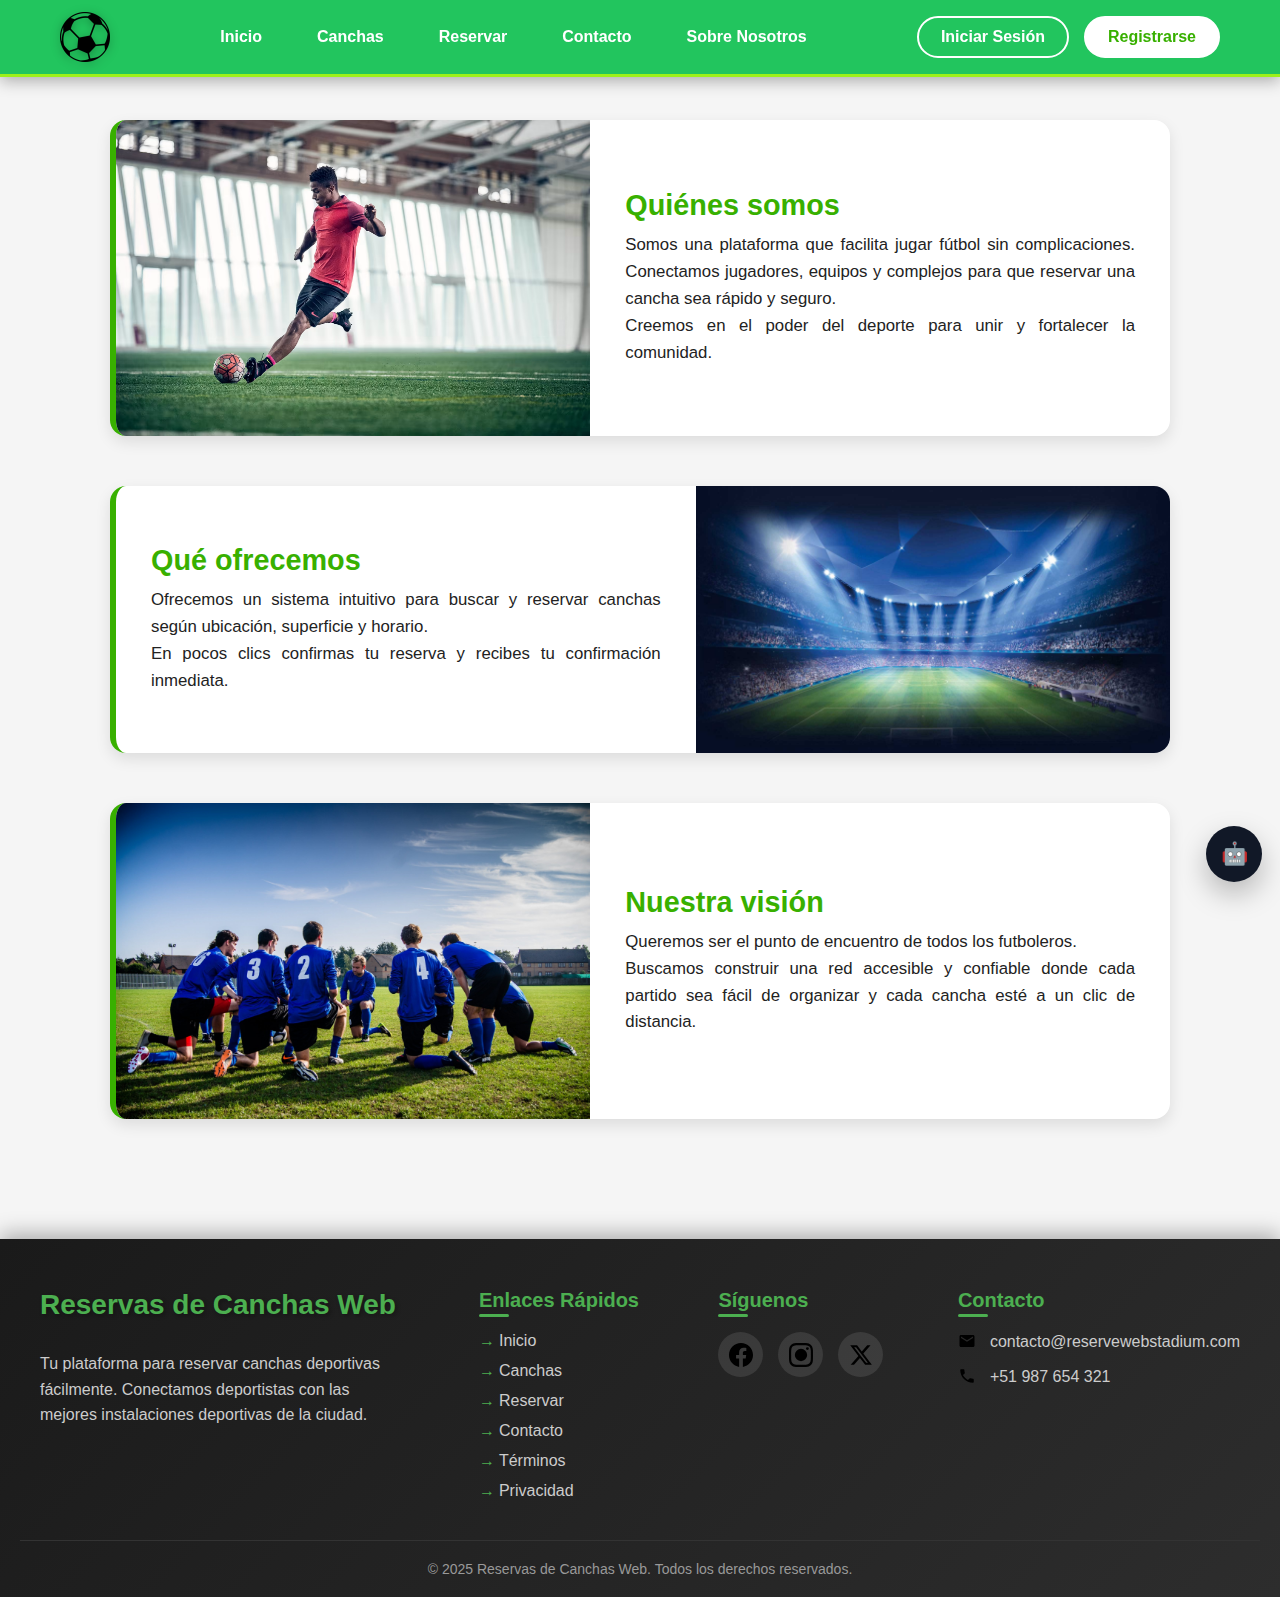
<file: sobreNosotros.html>
<!DOCTYPE html>
<html lang="es">
<head>
    <meta charset="UTF-8">
    <meta name="viewport" content="width=device-width, initial-scale=1.0">
    <title>Nosotros</title>
    <link rel="stylesheet" href="css/Nosotros.css">
    <link rel="stylesheet" href="css/styles.css">
</head>
<body>
    <nav class="navbar">
        <div class="navbar-container">
            <div class="navbar-logo">
                <a href="#">
                    <img src="Imagenes/futbol.webp" alt="Logo Fútbol" class="logo-img">
                </a>
            </div>
            <ul class="navbar-menu">
                <li><a href="index.html">Inicio</a></li>
                <li><a href="canchas.html">Canchas</a></li>
                <li><a href="reserva.php">Reservar</a></li>
                <li><a href="contactanos.html">Contacto</a></li>
                <li><a href="sobreNosotros.html">Sobre Nosotros</a></li>
            </ul>
            <div class="navbar-buttons">
                <a href="login.html" class="btn-login">Iniciar Sesión</a>
                <a href="register.html" class="btn-registro">Registrarse</a>
            </div>
        </div>
    </nav>
    <section class="sobreNosotros">
    <div class="bloque">
        <div class="imagen">
        <img src="Imagenes/jugador_pateando.avif" alt="Jugador pateando">
        </div>
        <div class="texto">
        <h2>Quiénes somos</h2>
        <p>Somos una plataforma que facilita jugar fútbol sin complicaciones. Conectamos jugadores, equipos y complejos para que reservar una cancha sea rápido y seguro. <br>
            Creemos en el poder del deporte para unir y fortalecer la comunidad.</p>
        </div>
    </div>

    <div class="bloque inverso">
        <div class="imagen">
        <img src="Imagenes/cancha_iluminada.jpg" alt="Cancha de fútbol iluminada">
        </div>
        <div class="texto">
        <h2>Qué ofrecemos</h2>
        <p>Ofrecemos un sistema intuitivo para buscar y reservar canchas según ubicación, superficie y horario. <br>
            En pocos clics confirmas tu reserva y recibes tu confirmación inmediata.</p>
        </div>
    </div>

    <div class="bloque">
        <div class="imagen">
        <img src="Imagenes/jugadores_entrenando.jpg" alt="Jugadores entrenando">
        </div>
        <div class="texto">
        <h2>Nuestra visión</h2>
        <p>Queremos ser el punto de encuentro de todos los futboleros. <br>
            Buscamos construir una red accesible y confiable donde cada partido sea fácil de organizar y cada cancha esté a un clic de distancia.</p>
        </div>
    </div>
    </section>

    <!-- ================= CHATBOT ================= -->
    <button class="chatbot-fab" id="chatbotFab" aria-label="Abrir chatbot">🤖</button>

    <div class="chatbot-panel" id="chatbotPanel" aria-hidden="true">
    <div class="chatbot-header">
        <div class="chatbot-title">
        <span class="chatbot-badge">Asistente</span>
        <strong>Reservas</strong>
        <small>Respuestas rápidas</small>
        </div>
        <div class="chatbot-actions">
        <button class="chatbot-icon-btn" id="chatbotMin" title="Minimizar">—</button>
        <button class="chatbot-icon-btn" id="chatbotClose" title="Cerrar">✕</button>
        </div>
    </div>

    <div class="chatbot-body" id="chatbotMsgs"></div>

    <div class="chatbot-chips">
        <button class="chatbot-chip" data-q="Hola">Hola</button>
        <button class="chatbot-chip" data-q="¿Cómo reservo una cancha?">¿Cómo reservo?</button>
        <button class="chatbot-chip" data-q="¿Qué canchas hay?">¿Qué canchas hay?</button>
        <button class="chatbot-chip" data-q="Horarios disponibles">Horarios</button>
    </div>

    <form class="chatbot-input" id="chatbotForm">
        <input id="chatbotText" type="text" placeholder="Escribe tu mensaje..." autocomplete="off" />
        <button type="submit">Enviar</button>
    </form>
    </div>

    <!-- Footer -->
    <footer class="footer">
        <div class="footer-container">
            <!-- Información Principal -->
            <div class="footer-info">
                <h2 class="footer-logo">Reservas de Canchas Web</h2>
                <p class="footer-description">
                    Tu plataforma para reservar canchas deportivas fácilmente. 
                    Conectamos deportistas con las mejores instalaciones deportivas de la ciudad.
                </p>
            </div>

            <!-- Enlaces Rápidos -->
            <div class="footer-section">
                <h3>Enlaces Rápidos</h3>
                <ul class="footer-links">
                    <li><a href="index.html">Inicio</a></li>
                    <li><a href="canchas.html">Canchas</a></li>
                    <li><a href="reserva.php">Reservar</a></li>
                    <li><a href="contactanos.html">Contacto</a></li>
                    <li><a href="#terminos">Términos</a></li>
                    <li><a href="#privacidad">Privacidad</a></li>
                </ul>
            </div>

            <!-- Redes Sociales -->
        <div class="footer-section">
            <h3>Síguenos</h3>
            <div class="social-links">
                <a href="#" class="social-link facebook" title="Facebook">
                    <img src="iconos/facebook.svg" alt="Facebook" width="24" height="24">
                </a>
                <a href="#" class="social-link instagram" title="Instagram">
                    <img src="iconos/instagram.svg" alt="Instagram" width="24" height="24">
                </a>
                <a href="#" class="social-link twitter" title="X/Twitter">
                    <img src="iconos/twitter.svg" alt="Twitter" width="24" height="24">
                </a>
            </div>
        </div>

            <!-- Información de Contacto -->
            <div class="footer-section">
        <h3>Contacto</h3>
        <div class="contact-info">
          <div class="contact-item">
            <span class="contact-icon">
              <img src="iconos/email.svg" alt="correo">
            </span>
            <span>contacto@reservewebstadium.com</span>
          </div>
          <div class="contact-item">
            <span class="contact-icon">
              <img src="iconos/telefono.svg" alt="telefono">
            </span>
            <span>+51 987 654 321</span>
          </div>
        </div>
      </div>
        </div>

        <!-- Línea de Copyright -->
        <div class="footer-bottom">
            <p>&copy; 2025 Reservas de Canchas Web. Todos los derechos reservados.</p>
        </div>
    </footer>
    <script src="js/chatbot.js"></script>
</body>
</html>
</file>
<file: css/canchas.css>
* {
    margin: 0;
    padding: 0;
    box-sizing: border-box;
}

body {
    font-family: 'Arial', sans-serif;
    background-color: #f5f5f5;
}

/* Navbar */
.navbar {
    background-color: #22c55e;
    padding: 1rem 0;
    position: sticky;
    top: 0;
    z-index: 1000;
    box-shadow: 0 2px 5px rgba(0,0,0,0.1);
    border-bottom: 3px solid #9ef01a;
}

.navbar-container {
    display: flex;
    justify-content: space-between;
    align-items: center;
    max-width: 1200px;
    margin: 0 auto;
    padding: 0 20px;
}

.navbar-logo img {
    width: 50px;
    height: 50px;
    object-fit: contain;
    filter: drop-shadow(0 2px 5px rgba(0, 0, 0, 0.3));
}

.navbar-menu {
    display: flex;
    list-style: none;
    gap: 2rem;
}

.navbar-menu a {
    color: white;
    text-decoration: none;
    font-weight: 500;
    transition: 0.3s;
}

.navbar-menu a:hover {
    opacity: 0.8;
}

.navbar-buttons {
    display: flex;
    gap: 15px;
}

.btn-login {
    color: #ffffff;
    text-decoration: none;
    padding: 10px 22px;
    border: 2px solid #ffffff; /* Borde blanco */
    border-radius: 25px;
    font-weight: 600;
    transition: all 0.3s ease;
    background-color: transparent;
}

.btn-login:hover {
    background-color: #ffffff;
    color: #38b000; /* Color de texto verde al pasar el mouse */
    transform: translateY(-2px);
    box-shadow: 0 5px 15px rgba(255, 255, 255, 0.4);
}

.btn-registro {
    color: #38b000; /* Texto verde */
    text-decoration: none;
    padding: 10px 22px;
    background: #ffffff; /* Fondo blanco */
    border: 2px solid #ffffff;
    border-radius: 25px;
    font-weight: 600;
    transition: all 0.3s ease;
}

.btn-registro:hover {
    background: linear-gradient(135deg, #f0f0f0 0%, #e9e9e9 100%); 
    transform: translateY(-2px);
    box-shadow: 0 5px 15px rgba(255, 255, 255, 0.5);
}
/* Sección Canchas */
.canchas-section {
    max-width: 1200px;
    margin: 0 auto;
    padding: 3rem 20px;
}

.canchas-container h1 {
    text-align: center;
    color: #22c55e;
    font-size: 2.5rem;
    margin-bottom: 0.5rem;
}

.parrafo {
    text-align: center;
    color: #666;
    font-size: 1.1rem;
    margin-bottom: 2rem;
}

/* Filtros */
.filtros-container {
    background-color: white;
    padding: 2rem;
    border-radius: 10px;
    margin-bottom: 2rem;
    display: flex;
    gap: 1.5rem;
    flex-wrap: wrap;
    box-shadow: 0 2px 10px rgba(0,0,0,0.1);
    align-items: flex-end;
}

.filtro {
    display: flex;
    flex-direction: column;
    gap: 0.5rem;
}

.filtro label {
    font-weight: 600;
    color: #333;
}

.filtro select {
    padding: 0.7rem;
    border: 2px solid #ddd;
    border-radius: 5px;
    font-size: 1rem;
    cursor: pointer;
    transition: 0.3s;
}

.filtro select:hover {
    border-color: #22c55e;
}

.filtro select:focus {
    outline: none;
    border-color: #22c55e;
    box-shadow: 0 0 5px rgba(34, 197, 94, 0.3);
}

.btn-limpiar {
    padding: 0.7rem 1.5rem;
    background-color: #ef4444;
    color: white;
    border: none;
    border-radius: 5px;
    font-weight: 600;
    cursor: pointer;
    transition: 0.3s;
}

.btn-limpiar:hover {
    background-color: #dc2626;
}

/* Grid de Canchas */
.canchas-grid {
    display: grid;
    grid-template-columns: repeat(auto-fill, minmax(300px, 1fr));
    gap: 2rem;
    margin-top: 2rem;
}

.cancha-card {
    background-color: white;
    border-radius: 10px;
    overflow: hidden;
    box-shadow: 0 2px 10px rgba(0,0,0,0.1);
    transition: transform 0.3s, box-shadow 0.3s;
    cursor: pointer;
}

.cancha-card:hover {
    transform: translateY(-5px);
    box-shadow: 0 5px 20px rgba(0,0,0,0.2);
}

.cancha-imagen {
    width: 100%;
    height: 200px;
    overflow: hidden;
}

.cancha-imagen img {
    width: 100%;
    height: 100%;
    object-fit: cover;
    transition: 0.3s;
}

.cancha-card:hover .cancha-imagen img {
    transform: scale(1.1);
}

.cancha-info {
    padding: 1.5rem;
}

.cancha-info h3 {
    color: #333;
    margin-bottom: 1rem;
    font-size: 1.3rem;
}

.cancha-detalles {
    font-size: 0.95rem;
    color: #666;
    margin-bottom: 1.5rem;
}

.cancha-detalles p {
    margin-bottom: 0.5rem;
}

.btn-reservar {
    width: 100%;
    padding: 0.8rem;
    background-color: #22c55e;
    color: white;
    border: none;
    border-radius: 5px;
    font-weight: 600;
    font-size: 1rem;
    cursor: pointer;
    transition: 0.3s;
}

.btn-reservar:hover {
    background-color: #16a34a;
}

/* Mensaje Vacío */
.mensaje-vacio {
    text-align: center;
    padding: 3rem;
    background-color: white;
    border-radius: 10px;
    font-size: 1.2rem;
    color: #666;
}

/* Estilos del Footer */
        .footer {
            background: linear-gradient(135deg, #1a1a1a 0%, #2d2d2d 100%);
            color: #ffffff;
            padding: 50px 20px 20px;
            margin-top: auto;
            box-shadow: 0 -5px 20px rgba(0, 0, 0, 0.3);
        }

        .footer-container {
            max-width: 1200px;
            margin: 0 auto;
            display: grid;
            grid-template-columns: 2fr 1fr 1fr 1fr;
            gap: 40px;
        }

        /* Sección de Información Principal */
        .footer-info {
            display: flex;
            flex-direction: column;
            gap: 20px;
        }

        .footer-logo {
            font-size: 28px;
            font-weight: bold;
            color: #4CAF50;
            margin-bottom: 10px;
            text-shadow: 2px 2px 4px rgba(0, 0, 0, 0.3);
        }

        .footer-description {
            font-size: 16px;
            line-height: 1.6;
            color: #cccccc;
            max-width: 350px;
        }

        /* Sección de Enlaces Rápidos */
        .footer-section h3 {
            font-size: 20px;
            margin-bottom: 20px;
            color: #4CAF50;
            position: relative;
        }

        .footer-section h3::after {
            content: '';
            position: absolute;
            bottom: -5px;
            left: 0;
            width: 30px;
            height: 3px;
            background: #4CAF50;
            border-radius: 2px;
        }

        .footer-links {
            list-style: none;
            display: flex;
            flex-direction: column;
            gap: 12px;
        }

        .footer-links li a {
            color: #cccccc;
            text-decoration: none;
            font-size: 16px;
            transition: all 0.3s ease;
            position: relative;
            padding-left: 20px;
        }

        .footer-links li a::before {
            content: '→';
            position: absolute;
            left: 0;
            color: #4CAF50;
            transition: transform 0.3s ease;
        }

        .footer-links li a:hover {
            color: #4CAF50;
            transform: translateX(5px);
        }

        .footer-links li a:hover::before {
            transform: translateX(3px);
        }

        /* Sección de Redes Sociales */
        .social-links {
            display: flex;
            gap: 15px;
            margin-top: 10px;
        }

        .social-link {
            width: 45px;
            height: 45px;
            background: rgba(255, 255, 255, 0.1);
            border-radius: 50%;
            display: flex;
            align-items: center;
            justify-content: center;
            text-decoration: none;
            color: #ffffff;
            font-size: 20px;
            transition: all 0.3s ease;
            border: 2px solid transparent;
        }

        .social-link:hover {
            background: #4CAF50;
            transform: translateY(-3px);
            box-shadow: 0 5px 15px rgba(76, 175, 80, 0.4);
            border-color: #4CAF50;
        }

        .social-link.facebook:hover {
            background: #1877f2;
            border-color: #1877f2;
            box-shadow: 0 5px 15px rgba(24, 119, 242, 0.4);
        }

        .social-link.instagram:hover {
            background: linear-gradient(45deg, #f09433 0%, #e6683c 25%, #dc2743 50%, #cc2366 75%, #bc1888 100%);
            border-color: #bc1888;
            box-shadow: 0 5px 15px rgba(188, 24, 136, 0.4);
        }

        .social-link.twitter:hover {
            background: #1da1f2;
            border-color: #1da1f2;
            box-shadow: 0 5px 15px rgba(29, 161, 242, 0.4);
        }

        /* Sección de Contacto */
        .contact-info {
            display: flex;
            flex-direction: column;
            gap: 15px;
        }

        .contact-item {
            display: flex;
            align-items: center;
            gap: 12px;
            color: #cccccc;
            font-size: 16px;
            transition: color 0.3s ease;
        }

        .contact-item:hover {
            color: #4CAF50;
        }

        .contact-icon {
            width: 20px;
            height: 20px;
            color: #4CAF50;
        }

        /* Línea de Copyright */
        .footer-bottom {
            border-top: 1px solid #333333;
            margin-top: 40px;
            padding-top: 20px;
            text-align: center;
            color: #999999;
            font-size: 14px;
        }

        /* Responsive Design */
        @media (max-width: 1024px) {
            .footer-container {
                grid-template-columns: 1fr 1fr;
                gap: 30px;
            }
        }

        @media (max-width: 768px) {
            .footer {
                padding: 40px 20px 20px;
            }

            .footer-container {
                grid-template-columns: 1fr;
                gap: 30px;
                text-align: center;
            }

            .footer-description {
                max-width: 100%;
            }

            .social-links {
                justify-content: center;
            }

            .footer-links li a {
                padding-left: 0;
            }

            .footer-links li a::before {
                display: none;
            }

            .footer-logo {
                font-size: 24px;
            }

            .footer-section h3 {
                font-size: 18px;
            }
        }

        @media (max-width: 480px) {
            .footer {
                padding: 30px 15px 15px;
            }

            .footer-container {
                gap: 25px;
            }

            .social-link {
                width: 40px;
                height: 40px;
                font-size: 18px;
            }

            .contact-item {
                font-size: 14px;
            }

            .footer-description {
                font-size: 14px;
            }
        }

        /* Animación de entrada */
        .footer {
            animation: slideUp 0.8s ease-out;
        }

        @keyframes slideUp {
            from {
                opacity: 0;
                transform: translateY(50px);
            }
            to {
                opacity: 1;
                transform: translateY(0);
            }
        }

        /* Efecto de brillo en hover para el logo */
        .footer-logo:hover {
            text-shadow: 0 0 10px rgba(76, 175, 80, 0.5);
            transition: text-shadow 0.3s ease;
        }
</file>
<file: css/contactoStyle.css>
*::before,
*::after { box-sizing: border-box; }

html, body { height: 100%; margin: 0; padding: 0; }

body { overflow-x: hidden; } 
img { display: block; max-width: 100%; height: auto; } 

.contact-form {
max-width: 500px;
margin: 2rem auto;
padding: 2rem;
border: 1px solid #ccc;
border-radius: 10px;
background-color: #f9f9f9;
box-shadow: 0 0 10px rgba(0, 0, 0, 0.1);
box-sizing: border-box;
}

.form-fieldset {
border: none;
padding: 0;
}

.form-legend {
text-align: center;
font-size: 1.8rem;
font-weight: bold;
margin-bottom: 1.5rem;
width: 100%;
}

.contact-form {
    margin: 0;
    padding: 2rem;
    border-radius: 10px;
    /* Fondo semitransparente para mejor lectura */
    background-color: rgba(255, 255, 255, 0.9);
    box-shadow: 0 0 20px rgba(0, 0, 0, 0.2);
    box-sizing: border-box;
    /* Color de texto oscuro para contraste */
    color: #333;
}

.contact-form input[type="text"],
.contact-form input[type="email"],
.contact-form input[type="tel"],
.contact-form input[type="date"],
.contact-form input[type="number"],
.contact-form input[type="asunto"],
.contact-form select {
width: 100%;
padding: 0.8rem;
margin-bottom: 1rem;
border: 1px solid #ddd;
border-radius: 5px;
box-sizing: border-box;
}

.submit-btn {
width: 100%;
padding: 1rem;
background-color: #007bff;
color: white;
font-weight: bold;
border: none;
border-radius: 5px;
cursor: pointer;
font-size: 1rem;
}

.submit-btn:hover {
background-color: #0056b3;
}
/* Estilos del Navbar con temática de fútbol (colores renovados) */
.navbar {
    background-color: #22c55e;
    padding: 12px 0;
    position: fixed;
    width: 100%;
    top: 0;
    z-index: 1000;
    box-shadow: 0 4px 15px rgba(0, 0, 0, 0.3);
    border-bottom: 3px solid #9ef01a; /* Borde más brillante */
}

.navbar-container {
    max-width: 1200px;
    margin: 0 auto;
    display: flex;
    justify-content: space-between;
    align-items: center;
    padding: 0 20px;
}

/* Logo con imagen de pelota */
.navbar-logo a {
    display: flex;
    align-items: center;
    text-decoration: none;
    transition: transform 0.3s ease;
}

.navbar-logo a:hover {
    transform: scale(1.1) rotate(15deg);
}

.logo-img {
    height: 50px;
    width: 50px;
    object-fit: contain;
    filter: drop-shadow(0 2px 5px rgba(0, 0, 0, 0.3));
}

/* Menú de navegación */
.navbar-menu {
    display: flex;
    list-style: none;
    gap: 25px;
}

.navbar-menu li a {
    color: #ffffff;
    text-decoration: none;
    font-size: 16px;
    font-weight: 600;
    transition: all 0.3s ease;
    padding: 8px 15px;
    border-radius: 5px;
    position: relative;
}

.navbar-menu li a::after {
    content: '';
    position: absolute;
    bottom: 0;
    left: 50%;
    width: 0;
    height: 2px;
    background-color: #ffffff; /* Subrayado blanco para mejor contraste */
    transition: all 0.3s ease;
    transform: translateX(-50%);
}

.navbar-menu li a:hover {
    color: #ffffff;
    background-color: rgba(0, 0, 0, 0.15); /* Fondo oscuro sutil al pasar el mouse */
}

.navbar-menu li a:hover::after {
    width: 80%;
}

/* Botones de acción (colores renovados) */
.navbar-buttons {
    display: flex;
    gap: 15px;
}

.btn-login {
    color: #ffffff;
    text-decoration: none;
    padding: 10px 22px;
    border: 2px solid #ffffff; /* Borde blanco */
    border-radius: 25px;
    font-weight: 600;
    transition: all 0.3s ease;
    background-color: transparent;
}

.btn-login:hover {
    background-color: #ffffff;
    color: #38b000; /* Color de texto verde al pasar el mouse */
    transform: translateY(-2px);
    box-shadow: 0 5px 15px rgba(255, 255, 255, 0.4);
}

.btn-registro {
    color: #38b000; /* Texto verde */
    text-decoration: none;
    padding: 10px 22px;
    background: #ffffff; /* Fondo blanco */
    border: 2px solid #ffffff;
    border-radius: 25px;
    font-weight: 600;
    transition: all 0.3s ease;
}

.btn-registro:hover {
    background: linear-gradient(135deg, #f0f0f0 0%, #e9e9e9 100%); /* Ligero gradiente gris al pasar */
    transform: translateY(-2px);
    box-shadow: 0 5px 15px rgba(255, 255, 255, 0.5);
}

/* Media queries para diseño responsive del navbar */
@media screen and (max-width: 968px) {
    .navbar-menu {
        display: none;
    }
    
    .navbar-container {
        justify-content: space-between;
    }
}

@media screen and (max-width: 768px) {
    .navbar-buttons {
        gap: 10px;
    }
    
    .btn-login, .btn-registro {
        padding: 8px 16px;
        font-size: 14px;
    }
    
    .logo-img {
        height: 40px;
        width: 40px;
    }
}

@media screen and (max-width: 480px) {
    .navbar-buttons {
        flex-direction: column;
        gap: 8px;
    }
    
    .btn-login, .btn-registro {
        padding: 6px 12px;
        font-size: 12px;
    }
}
.hero-section {
    background-image: url('https://user-gen-media-assets.s3.amazonaws.com/gemini_images/c66654c3-630a-40b6-b98e-3f11d6420b1f.png');
    height: 100vh;
    background-position: center;
    background-repeat: no-repeat;
    background-size: cover;
    background-attachment: fixed;
    position: relative;
    display: flex;
    justify-content: center;
    align-items: center;
    padding-bottom: 80px;
}
.hero-text-container {
    width: 100%;
    max-width: 500px; 
    padding: 0 20px; 
    position: relative;
    z-index: 1;
    text-align: left;
}
</file>
<file: css/styleLogin.css>
:root {
  --bg-color: #f0f2f5;
  --card-bg: #ffffff;
  --text-color: #1a1a1a;
  --input-bg: #f5f5f5;
  --input-border: #ddd;
  --btn-bg: #4CAF50;
  --btn-hover: #45a049;
  --link-color: #2196F3;
  --link-hover: #0d8bf2;
  --shadow: rgba(0, 0, 0, 0.1);
  --transition: all 0.3s ease;
}

/* Tema oscuro */
[data-theme="dark"] {
  --bg-color: #121212;
  --card-bg: #1e1e1e;
  --text-color: #f0f0f0;
  --input-bg: #2a2a2a;
  --input-border: #444;
  --btn-bg: #66BB6A;
  --btn-hover: #57a85a;
  --link-color: #64B5F6;
  --link-hover: #5aa0e8;
  --shadow: rgba(0, 0, 0, 0.3);
  --card-border: rgba(255, 255, 255, 0.08);
}

* {
  margin: 0;
  padding: 0;
  box-sizing: border-box;
  transition: var(--transition);
}

body {
  font-family: 'Segoe UI', Tahoma, Geneva, Verdana, sans-serif;
  background: var(--bg-color);
  color: var(--text-color);
  min-height: 100vh;
  display: flex;
  align-items: center;
  justify-content: center;
  position: relative;
}

.theme-btn {
  position: absolute;
  top: 20px;
  right: 20px;
  background: var(--card-bg);
  border: none;
  border-radius: 50%;
  width: 50px;
  height: 50px;
  cursor: pointer;
  box-shadow: 0 2px 10px var(--shadow);
  display: flex;
  align-items: center;
  justify-content: center;
  z-index: 100;
}

.theme-btn:hover {
  transform: scale(1.1);
}

.theme-btn svg {
  width: 24px;
  height: 24px;
  stroke: var(--text-color);
  fill: none;
  stroke-width: 2;
  stroke-linecap: round;
  stroke-linejoin: round;
  position: absolute;
}

body:not([data-theme="dark"]) .sun-icon {
  opacity: 0;
  transform: rotate(90deg);
}

body:not([data-theme="dark"]) .moon-icon {
  opacity: 1;
  transform: rotate(0deg);
}

body[data-theme="dark"] .sun-icon {
  opacity: 1;
  transform: rotate(0deg);
}

body[data-theme="dark"] .moon-icon {
  opacity: 0;
  transform: rotate(-90deg);
}

.auth-container {
  width: 100%;
  max-width: 400px;
  padding: 20px;
}

.auth-card {
  background: var(--card-bg);
  padding: 40px;
  border-radius: 15px;
  box-shadow: 0 5px 20px var(--shadow);
  text-align: center;
  border: 1px solid var(--card-border, transparent);
}

/* Logo */
.logo {
  width: 80px;
  height: 80px;
  margin: 0 auto 20px;
  display: block;
  border-radius: 50%;
  object-fit: cover;
  filter: var(--logo-filter, none);
  transition: filter 0.3s ease; 
}

/* Títulos */
h2 {
  margin-bottom: 10px;
  font-size: 28px;
  color: var(--text-color);
}

/* Botón volver */
.btn-volver {
  display: inline-block;
  margin-bottom: 20px;
  color: var(--link-color);
  text-decoration: none;
  font-size: 14px;
}

.btn-volver:hover {
  color: var(--link-hover);
  text-decoration: underline;
}

/* ===================================
   FORMULARIO
   =================================== */
form {
  margin-top: 20px;
}

input {
  width: 100%;
  padding: 12px 15px;
  margin-bottom: 15px;
  background: var(--input-bg);
  border: 1px solid var(--input-border);
  border-radius: 8px;
  font-size: 16px;
  color: var(--text-color);
}

input::placeholder {
  color: var(--text-color);
  opacity: 0.6;
}

input:focus {
  outline: none;
  border-color: var(--link-color);
  box-shadow: 0 0 0 2px rgba(33, 150, 243, 0.2);
}

button[type="submit"] {
  width: 100%;
  padding: 12px;
  background: var(--btn-bg);
  color: white;
  border: none;
  border-radius: 8px;
  font-size: 16px;
  font-weight: bold;
  cursor: pointer;
  margin-top: 10px;
}

button[type="submit"]:hover {
  background: var(--btn-hover);
  transform: translateY(-2px);
  box-shadow: 0 4px 10px var(--shadow);
}

.auth-link {
  margin-top: 20px;
  font-size: 14px;
  color: var(--text-color);
}

.auth-link a {
  color: var(--link-color);
  text-decoration: none;
  font-weight: bold;
}

.auth-link a:hover {
  color: var(--link-hover);
  text-decoration: underline;
}
#pelota {
  filter: none;
}
body[data-theme="dark"] #pelota {
  filter: invert(100%);
}
</file>
<file: css/reserva.css>
* { box-sizing: border-box; margin: 0; padding: 0; }
html, body { height: 100%; }
body { font-family: 'Segoe UI', Tahoma, Geneva, Verdana, sans-serif; background: #f5f5f5; }

h1{
  padding-top: 60px;
}

/* Estilos del Navbar con temática de fútbol */
.navbar {   
    background-color: #22c55e;
    padding: 12px 0;
    position: fixed;
    width: 100%;
    top: 0;
    z-index: 1000;
    box-shadow: 0 4px 15px rgba(0, 0, 0, 0.3);
    border-bottom: 3px solid #9ef01a;
}


.navbar-container {
    max-width: 1200px;
    margin: 0 auto;
    display: flex;
    justify-content: space-between;
    align-items: center;
    padding: 0 20px;
    max-width: 1200px;
}

/* Logo con imagen */
.navbar-logo a {
    display: flex;
    align-items: center;
    text-decoration: none;
    transition: transform 0.3s ease;
}

.navbar-logo a:hover {
    transform: scale(1.4) rotate(15deg);
}

.logo-img {
    height: 50px;
    width: 50px;
    object-fit: contain;
    filter: drop-shadow(0 2px 5px rgba(0, 0, 0, 0.3));
}

/* Menú de navegación */
.navbar-menu {
    display: flex;
    list-style: none;
    gap: 25px;
}

.navbar-menu li a {
    color: #ffffff;
    text-decoration: none;
    font-size: 16px;
    font-weight: 600;
    transition: all 0.3s ease;
    padding: 8px 15px;
    border-radius: 5px;
    position: relative;
}

.navbar-menu li a::after {
    content: '';
    position: absolute;
    bottom: 0;
    left: 50%;
    width: 0;
    height: 2px;
    background-color: #ffffff; 
    transition: all 0.3s ease;
    transform: translateX(-50%);
}

.navbar-menu li a:hover {
    color: #ffffff;
    background-color: rgba(0, 0, 0, 0.15); 
}

.navbar-menu li a:hover::after {
    width: 80%;
}

/* Botones de acción (colores renovados) */
.navbar-buttons {
    display: flex;
    gap: 15px;
}

.btn-login {
    color: #ffffff;
    text-decoration: none;
    padding: 10px 22px;
    border: 2px solid #ffffff; /* Borde blanco */
    border-radius: 25px;
    font-weight: 600;
    transition: all 0.3s ease;
    background-color: transparent;
}

.btn-login:hover {
    background-color: #ffffff;
    color: #38b000; /* Color de texto verde al pasar el mouse */
    transform: translateY(-2px);
    box-shadow: 0 5px 15px rgba(255, 255, 255, 0.4);
}

.btn-registro {
    color: #38b000; /* Texto verde */
    text-decoration: none;
    padding: 10px 22px;
    background: #ffffff; /* Fondo blanco */
    border: 2px solid #ffffff;
    border-radius: 25px;
    font-weight: 600;
    transition: all 0.3s ease;
}

.btn-registro:hover {
    background: linear-gradient(135deg, #f0f0f0 0%, #e9e9e9 100%); /* Ligero gradiente gris al pasar */
    transform: translateY(-2px);
    box-shadow: 0 5px 15px rgba(255, 255, 255, 0.5);
}

/* Hero */
.hero {
  position: relative; 
  min-height: 45vh;
  background-image: url('https://user-gen-media-assets.s3.amazonaws.com/gemini_images/00a18584-2a6d-46c8-bf99-5025d2e2db26.png');
  background-size: cover; 
  background-position: center; 
  background-attachment: fixed;
}

.hero-overlay { 
  position:absolute; 
  inset:0;
  background: linear-gradient(135deg, rgba(56,176,0,.15) 0%, rgba(0,0,0,.1) 50%, rgba(56,176,0,.15) 100%);
}

.hero-inner { 
  position:relative; 
  z-index:1; 
  max-width:1200px; 
  margin:0 auto;
  padding: 70px 20px;
  color:#fff; 
  text-shadow: 1px 1px 6px rgba(0,0,0,.6);
}

.hero-inner h1 { 
  font-size: 2.4rem;
  margin-bottom: .5rem; 
}

/* Contenido */
.wrapper { 
  max-width: 1100px;
  margin: 30px auto;
  padding: 0 20px 40px; 
}

.reserva-form { 
  background:#fff; 
  border-radius:14px; 
  box-shadow:0 10px 25px rgba(0,0,0,.08); 
  padding: 20px; 
}

.fieldset { 
  border: 1px solid #e5e7eb;
  border-radius:12px; 
  padding: 18px; 
  margin-bottom: 16px;
}

.fieldset > legend { 
  color: #0a5f2b; 
  font-weight: 700; 
  padding: 0 6px; 
}

.grid { 
  display: grid;
  grid-template-columns: repeat(auto-fit, minmax(220px, 1fr));
  gap: 14px; 
  margin-top: 10px; 
}

.field label { 
  font-weight:600;
  display:block; 
  margin-bottom:6px; 
}

.field input[type="date"], .field input[type="time"], .field input[type="text"], .field select {
  width:100%; 
  padding:.7rem; 
  border:1px solid #ddd; 
  border-radius:8px; 
  background:#fff;
}
.field input[readonly] { 
  background: #f8fafb; 
}

.acciones { 
  display:flex; 
  gap:10px; 
  margin-top: 10px; 
}

.acciones button {
  padding:.7rem 1rem; 
  border:none; 
  border-radius:8px; 
  font-weight:700; 
  cursor:pointer; 
  background:#22c55e; 
  color:#fff;
}

.acciones button:hover { 
  background:#16a34a; 
}

.estado { 
  margin-top: 8px; 
  font-weight:700; 
}

.estado.si { 
  color:#15803d; 
}

.estado.no { 
  color:#dc2626;
}

.submitRow { 
  display:flex; 
  justify-content:flex-end; 
  margin-top: 8px;
}

.btn-primary { 
  background:#22c55e;
  color:#fff;
  border:none;
  border-radius:10px; 
  padding:.8rem 1.2rem; 
  font-weight:700; 
  cursor:pointer; 
}

.btn-primary:hover { 
  background:#16a34a;
}

/* Footer (coherente con tus otras páginas) */
.footer { 
  background: linear-gradient(135deg,#1a1a1a 0%,#2d2d2d 100%);
  color:#fff;
  padding: 40px 20px;
  margin-top: 30px;
}

.footer-container { 
  max-width:1200px;
  margin:0 auto;
  display:grid; 
  grid-template-columns:2fr 1fr 1fr 1fr;
  gap:40px;
}

.footer-logo { 
  font-size: 24px;
  color:#4CAF50;
  font-weight:700;
}

.footer-links { 
  list-style:none; 
  display:flex; 
  flex-direction:column; 
  gap:10px; 
}

.footer-links a { 
  color:#ccc; 
  text-decoration:none; 
}

.footer-links a:hover { 
  color:#4CAF50; 
}

.social-links { 
  display:flex; 
  gap:12px; 
}

.social-link { 
  width:40px; 
  height:40px; 
  border-radius:50%; 
  display:grid; 
  place-items:center; 
  text-decoration:none; 
  color:#fff; 
  background:rgba(255,255,255,.1); 
}

.social-link:hover { 
  background:#4CAF50; 
}

.contact-info { 
  display:flex; 
  flex-direction:column; 
  gap:10px;
}

@media (max-width: 968px) { .navbar-menu { display:none; } }
</file>
<file: css/Nosotros.css>
*::after { box-sizing: border-box; }

html, body { height: 100%; margin: 0; padding: 0; }

body { overflow-x: hidden; } 
img { display: block; max-width: 100%; height: auto; } 


.navbar {
    background-color: #22c55e;
    padding: 12px 0;
    position: fixed;
    width: 100%;
    top: 0;
    z-index: 1000;
    box-shadow: 0 4px 15px rgba(0, 0, 0, 0.3);
    border-bottom: 3px solid #9ef01a; /* Borde más brillante */
}

.navbar-container {
    max-width: 1200px;
    margin: 0 auto;
    display: flex;
    justify-content: space-between;
    align-items: center;
    padding: 0 20px;
}

/* Logo con imagen de pelota */
.navbar-logo a {
    display: flex;
    align-items: center;
    text-decoration: none;
    transition: transform 0.3s ease;
}

.navbar-logo a:hover {
    transform: scale(1.1) rotate(15deg);
}

.logo-img {
    height: 50px;
    width: 50px;
    object-fit: contain;
    filter: drop-shadow(0 2px 5px rgba(0, 0, 0, 0.3));
}

/* Menú de navegación */
.navbar-menu {
    display: flex;
    list-style: none;
    gap: 25px;
}

.navbar-menu li a {
    color: #ffffff;
    text-decoration: none;
    font-size: 16px;
    font-weight: 600;
    transition: all 0.3s ease;
    padding: 8px 15px;
    border-radius: 5px;
    position: relative;
}

.navbar-menu li a::after {
    content: '';
    position: absolute;
    bottom: 0;
    left: 50%;
    width: 0;
    height: 2px;
    background-color: #ffffff;
    transition: all 0.3s ease;
    transform: translateX(-50%);
}

.navbar-menu li a:hover {
    color: #ffffff;
    background-color: rgba(0, 0, 0, 0.15); 
}

.navbar-menu li a:hover::after {
    width: 80%;
}

/* Botones de acción (colores renovados) */
.navbar-buttons {
    display: flex;
    gap: 15px;
}

.btn-login {
    color: #ffffff;
    text-decoration: none;
    padding: 10px 22px;
    border: 2px solid #ffffff; /* Borde blanco */
    border-radius: 25px;
    font-weight: 600;
    transition: all 0.3s ease;
    background-color: transparent;
}

.btn-login:hover {
    background-color: #ffffff;
    color: #38b000; /* Color de texto verde al pasar el mouse */
    transform: translateY(-2px);
    box-shadow: 0 5px 15px rgba(255, 255, 255, 0.4);
}

.btn-registro {
    color: #38b000; /* Texto verde */
    text-decoration: none;
    padding: 10px 22px;
    background: #ffffff; /* Fondo blanco */
    border: 2px solid #ffffff;
    border-radius: 25px;
    font-weight: 600;
    transition: all 0.3s ease;
}

.btn-registro:hover {
    background: linear-gradient(135deg, #f0f0f0 0%, #e9e9e9 100%); /* Ligero gradiente gris al pasar */
    transform: translateY(-2px);
    box-shadow: 0 5px 15px rgba(255, 255, 255, 0.5);
}

/* Media queries para diseño responsive del navbar */
@media screen and (max-width: 968px) {
    .navbar-menu {
        display: none;
    }
    
    .navbar-container {
        justify-content: space-between;
    }
}

@media screen and (max-width: 768px) {
    .navbar-buttons {
        gap: 10px;
    }
    
    .btn-login, .btn-registro {
        padding: 8px 16px;
        font-size: 14px;
    }
    
    .logo-img {
        height: 40px;
        width: 40px;
    }
}

@media screen and (max-width: 480px) {
    .navbar-buttons {
        flex-direction: column;
        gap: 8px;
    }
    
    .btn-login, .btn-registro {
        padding: 6px 12px;
        font-size: 12px;
    }
}

.sobreNosotros {
  max-width: 1100px;
  margin: 100px auto;
  padding: 20px;
  display: flex;
  flex-direction: column;
  gap: 50px;
  font-family: "Poppins", sans-serif;
}

.sobreNosotros .bloque {
  display: flex;
  align-items: center;
  justify-content: space-between;
  background: #ffffff;
  border-left: 6px solid #38b000;
  border-radius: 16px;
  overflow: hidden;
  box-shadow: 0 6px 15px rgba(0, 0, 0, 0.1);
  transition: transform 0.3s ease, box-shadow 0.3s ease;
}

.sobreNosotros .bloque:hover {
  transform: translateY(-10px);
  box-shadow: 0 10px 25px rgba(0, 0, 0, 0.18);
}

.sobreNosotros .bloque.inverso {
  flex-direction: row-reverse;
}

.sobreNosotros .imagen {
  width: 45%;
  height: 100%;
}

.sobreNosotros .imagen img {
  width: 100%;
  height: 100%;
  object-fit: cover;
  display: block;
}

.sobreNosotros .texto {
  width: 55%;
  padding: 40px 35px;
}

.sobreNosotros h2 {
  font-size: 1.8em;
  color: #38b000;
  margin-bottom: 10px;
  text-align: left;
}

.sobreNosotros p {
  font-size: 1.05em;
  color: #222;
  text-align: justify;
  line-height: 1.6;
}

@media (max-width: 900px) {
  .sobreNosotros .bloque,
  .sobreNosotros .bloque.inverso {
    flex-direction: column;
  }

  .sobreNosotros .imagen,
  .sobreNosotros .texto {
    width: 100%;
  }

  .sobreNosotros .texto {
    padding: 25px 20px;
  }
}

/* Estilos del Footer */
body {
  font-family: 'Segoe UI', Tahoma, Geneva, Verdana, sans-serif;
  background-color: #f5f5f5;
  min-height: 100vh;
  display: flex;
  flex-direction: column;
}

.footer {
  background: linear-gradient(135deg, #1a1a1a 0%, #2d2d2d 100%);
  color: #ffffff;
  padding: 50px 20px 20px;
  margin-top: auto;
  box-shadow: 0 -5px 20px rgba(0, 0, 0, 0.3);
}

.footer-container {
  max-width: 1200px;
  margin: 0 auto;
  display: grid;
  grid-template-columns: 2fr 1fr 1fr 1fr;
  gap: 40px;
}

/* Sección de Información Principal */
.footer-info {
  display: flex;
  flex-direction: column;
  gap: 20px;
}

.footer-logo {
  font-size: 28px;
  font-weight: bold;
  color: #4CAF50;
  margin-bottom: 10px;
  text-shadow: 2px 2px 4px rgba(0, 0, 0, 0.3);
}

.footer-description {
  font-size: 16px;
  line-height: 1.6;
  color: #cccccc;
  max-width: 350px;
}

/* Sección de Enlaces Rápidos */
.footer-section h3 {
  font-size: 20px;
  margin-bottom: 20px;
  color: #4CAF50;
  position: relative;
}

.footer-section h3::after {
  content: '';
  position: absolute;
  bottom: -5px;
  left: 0;
  width: 30px;
  height: 3px;
  background: #4CAF50;
  border-radius: 2px;
}

.footer-links {
  list-style: none;
  display: flex;
  flex-direction: column;
  gap: 12px;
}

.footer-links li a {
  color: #cccccc;
  text-decoration: none;
  font-size: 16px;
  transition: all 0.3s ease;
  position: relative;
  padding-left: 20px;
}

.footer-links li a::before {
  content: '→';
  position: absolute;
  left: 0;
  color: #4CAF50;
  transition: transform 0.3s ease;
}

.footer-links li a:hover {
  color: #4CAF50;
  transform: translateX(5px);
}

.footer-links li a:hover::before {
  transform: translateX(3px);
}

/* Sección de Redes Sociales */
.social-links {
  display: flex;
  gap: 15px;
  margin-top: 10px;
}

.social-link {
  width: 45px;
  height: 45px;
  background: rgba(255, 255, 255, 0.1);
  border-radius: 50%;
  display: flex;
  align-items: center;
  justify-content: center;
  text-decoration: none;
  color: #ffffff;
  font-size: 20px;
  transition: all 0.3s ease;
  border: 2px solid transparent;
}

.social-link:hover {
  background: #4CAF50;
  transform: translateY(-3px);
  box-shadow: 0 5px 15px rgba(76, 175, 80, 0.4);
  border-color: #4CAF50;
}

.social-link.facebook:hover {
  background: #1877f2;
  border-color: #1877f2;
  box-shadow: 0 5px 15px rgba(24, 119, 242, 0.4);
}

.social-link.instagram:hover {
  background: linear-gradient(45deg, #f09433 0%, #e6683c 25%, #dc2743 50%, #cc2366 75%, #bc1888 100%);
  border-color: #bc1888;
  box-shadow: 0 5px 15px rgba(188, 24, 136, 0.4);
}

.social-link.twitter:hover {
  background: #1da1f2;
  border-color: #1da1f2;
  box-shadow: 0 5px 15px rgba(29, 161, 242, 0.4);
}

/* Sección de Contacto */
.contact-info {
  display: flex;
  flex-direction: column;
  gap: 15px;
}

.contact-item {
  display: flex;
  align-items: center;
  gap: 12px;
  color: #cccccc;
  font-size: 16px;
  transition: color 0.3s ease;
}

.contact-item:hover {
  color: #4CAF50;
}

.contact-icon {
  width: 20px;
  height: 20px;
  color: #4CAF50;
}

/* Línea de Copyright */
.footer-bottom {
  border-top: 1px solid #333333;
  margin-top: 40px;
  padding-top: 20px;
  text-align: center;
  color: #999999;
  font-size: 14px;
}

/* Responsive Design para Footer */
@media (max-width: 1024px) {
  .footer-container {
    grid-template-columns: 1fr 1fr;
    gap: 30px;
  }
}

@media (max-width: 768px) {
  .footer {
    padding: 40px 20px 20px;
  }

  .footer-container {
    grid-template-columns: 1fr;
    gap: 30px;
    text-align: center;
  }

  .footer-description {
    max-width: 100%;
  }

  .social-links {
    justify-content: center;
  }

  .footer-links li a {
    padding-left: 0;
  }

  .footer-links li a::before {
    display: none;
  }

  .footer-logo {
    font-size: 24px;
  }

  .footer-section h3 {
    font-size: 18px;
  }
}

@media (max-width: 480px) {
  .footer {
    padding: 30px 15px 15px;
  }

  .footer-container {
    gap: 25px;
  }

  .social-link {
    width: 40px;
    height: 40px;
    font-size: 18px;
  }

  .contact-item {
    font-size: 14px;
  }

  .footer-description {
    font-size: 14px;
  }
}

/* Animación de entrada */
.footer {
  animation: slideUp 0.8s ease-out;
}

@keyframes slideUp {
  from {
    opacity: 0;
    transform: translateY(50px);
  }
  to {
    opacity: 1;
    transform: translateY(0);
  }
}

/* Efecto de brillo en hover para el logo */
.footer-logo:hover {
  text-shadow: 0 0 10px rgba(76, 175, 80, 0.5);
  transition: text-shadow 0.3s ease;
}
</file>
<file: css/styles.css>
/* Reset básico */
* {
    margin: 0;
    padding: 0;
    box-sizing: border-box;
}

body {
    font-family: 'Segoe UI', Tahoma, Geneva, Verdana, sans-serif;
    height: 100%;
}

html {
    height: 100%;
}

/* Estilos del Navbar con temática de fútbol */
.navbar {   
    background-color: #22c55e;
    padding: 12px 0;
    position: fixed;
    width: 100%;
    top: 0;
    z-index: 1000;
    box-shadow: 0 4px 15px rgba(0, 0, 0, 0.3);
    border-bottom: 3px solid #9ef01a;
}


.navbar-container {
    max-width: 1200px;
    margin: 0 auto;
    display: flex;
    justify-content: space-between;
    align-items: center;
    padding: 0 20px;
    max-width: 1200px;
}

/* Logo con imagen */
.navbar-logo a {
    display: flex;
    align-items: center;
    text-decoration: none;
    transition: transform 0.3s ease;
}

.navbar-logo a:hover {
    transform: scale(1.4) rotate(15deg);
}

.logo-img {
    height: 50px;
    width: 50px;
    object-fit: contain;
    filter: drop-shadow(0 2px 5px rgba(0, 0, 0, 0.3));
}

/* Menú de navegación */
.navbar-menu {
    display: flex;
    list-style: none;
    gap: 25px;
}

.navbar-menu li a {
    color: #ffffff;
    text-decoration: none;
    font-size: 16px;
    font-weight: 600;
    transition: all 0.3s ease;
    padding: 8px 15px;
    border-radius: 5px;
    position: relative;
}

.navbar-menu li a::after {
    content: '';
    position: absolute;
    bottom: 0;
    left: 50%;
    width: 0;
    height: 2px;
    background-color: #ffffff; 
    transition: all 0.3s ease;
    transform: translateX(-50%);
}

.navbar-menu li a:hover {
    color: #ffffff;
    background-color: rgba(0, 0, 0, 0.15); 
}

.navbar-menu li a:hover::after {
    width: 80%;
}

/* Botones de acción (colores renovados) */
.navbar-buttons {
    display: flex;
    gap: 15px;
}

.btn-login {
    color: #ffffff;
    text-decoration: none;
    padding: 10px 22px;
    border: 2px solid #ffffff; /* Borde blanco */
    border-radius: 25px;
    font-weight: 600;
    transition: all 0.3s ease;
    background-color: transparent;
}

.btn-login:hover {
    background-color: #ffffff;
    color: #38b000; /* Color de texto verde al pasar el mouse */
    transform: translateY(-2px);
    box-shadow: 0 5px 15px rgba(255, 255, 255, 0.4);
}

.btn-registro {
    color: #38b000; /* Texto verde */
    text-decoration: none;
    padding: 10px 22px;
    background: #ffffff; /* Fondo blanco */
    border: 2px solid #ffffff;
    border-radius: 25px;
    font-weight: 600;
    transition: all 0.3s ease;
}

.btn-registro:hover {
    background: linear-gradient(135deg, #f0f0f0 0%, #e9e9e9 100%); /* Ligero gradiente gris al pasar */
    transform: translateY(-2px);
    box-shadow: 0 5px 15px rgba(255, 255, 255, 0.5);
}

/* Sección Hero con imagen de fondo a pantalla completa */
.hero-section {
    background-image: url('https://user-gen-media-assets.s3.amazonaws.com/gemini_images/00a18584-2a6d-46c8-bf99-5025d2e2db26.png');
    min-height: 100vh; 
    background-position: center;
    background-repeat: no-repeat;
    background-size: cover;
    background-attachment: fixed;
    position: relative;
    padding-top: 80px; 
}

/* Overlay con degradado para mejor legibilidad (transparencia reducida) */
.hero-overlay {
    position: absolute;
    top: 0;
    left: 0;
    width: 100%;
    height: 100%;
    /* Transparencia reducida para un efecto más ligero */
    background: linear-gradient(
        135deg,
        rgba(56, 176, 0, 0.15) 0%,
        rgba(0, 0, 0, 0.1) 50%,
        rgba(56, 176, 0, 0.15) 100%
    );
    z-index: 1; /* Asegura que esté detrás del texto pero encima de la imagen */
}

/* Media queries para diseño responsive (sin cambios) */
@media screen and (max-width: 968px) {
    .navbar-menu {
        display: none;
    }
    
    .navbar-container {
        justify-content: space-between;
    }
}

@media screen and (max-width: 768px) {
    .navbar-buttons {
        gap: 10px;
    }
    
    .btn-login, .btn-registro {
        padding: 8px 16px;
        font-size: 14px;
    }
    
    .logo-img {
        height: 40px;
        width: 40px;
    }

    .hero-section {
        padding-top: 70px; /* Ajustamos para móviles donde el navbar es más pequeño */
    }
}

@media screen and (max-width: 480px) {
    .navbar-buttons {
        flex-direction: column;
        gap: 8px;
    }
    
    .btn-login, .btn-registro {
        padding: 6px 12px;
        font-size: 12px;
    }

    .hero-section {
        padding-top: 60px; /* Ajustamos para pantallas muy pequeñas */
    }
}

.hero-text-container {
    position: absolute; 
    top: 50%; 
    right: 0; 
    transform: translateY(-50%); 
    padding: 0 5% 0 2%; /* Reducimos padding izquierdo para evitar superposición */
    width: 45%; /* Reducimos el ancho para dar más espacio */
    text-align: right; 
    color: #ffffff; 
    z-index: 10; /* Asegura que esté por encima del overlay */
}

/* Estilo para el título principal (H1) */
.hero-text-container h1 {
    font-size: 5.5rem; /* Tamaño de letra grande */
    font-weight: 700;
    text-shadow: 2px 2px 8px rgba(0, 0, 0, 0.7);
    margin-bottom: 1rem; 
}


.hero-text-container p {
    font-size: 2.5rem; 
    font-weight: 400;
    text-shadow: 1px 1px 6px rgba(0, 0, 0, 0.6);
}



@media screen and (max-width: 968px) {
    .hero-text-container {
        width: 65%; /* Reducimos un poco para evitar superposición */
        padding: 0 3% 0 2%;
    }

    .hero-text-container h1 {
        font-size: 2.8rem;
    }

    .hero-text-container p {
        font-size: 1.2rem;
    }
}

@media screen and (max-width: 768px) {
    .hero-text-container {
        width: 90%; 
        padding: 0 20px;
        text-align: center; 
        right: 50%; 
        transform: translate(50%, -50%); 
        z-index: 10; /* Mantenemos z-index para móviles */
    }

    .hero-text-container h1 {
        font-size: 2.2rem;
    }

    .hero-text-container p {
        font-size: 1rem;
    }

    .canchas-section {
        padding: 60px 20px 40px; /* Ajustamos padding para móviles */
        margin-top: 10px;
    }
}
/* --- Estilos para la Sección de Canchas Disponibles --- */

.canchas-section {
    padding: 80px 20px 60px; /* Aumentamos padding superior para más separación */
    background-color: #ffffff; /* Un fondo muy claro para la sección */
    margin-top: 20px; /* Margen adicional para asegurar separación */
}

.section-title {
    text-align: center;
    font-size: 2.5rem;
    color: #38b000; /* Color verde principal */
    margin-bottom: 40px;
    font-weight: 700;
}

.canchas-grid-container {
    max-width: 1200px;
    margin: 0 auto;
    background-color: #ffffff;
    padding: 30px;
    border-radius: 15px;
    box-shadow: 0 10px 30px rgba(0, 0, 0, 0.08);
}

.canchas-grid {
    display: grid;
    grid-template-columns: repeat(3, 1fr);
    gap: 25px; /* Espacio entre las tarjetas */
}

.cancha-card {
    background-color: #ffffff;
    border-radius: 10px;
    overflow: hidden; /* Asegura que la imagen respete los bordes redondeados */
    box-shadow: 0 4px 15px rgba(0, 0, 0, 0.1);
    transition: transform 0.3s ease, box-shadow 0.3s ease;
    text-decoration: none;
    color: #333;
    display: flex;
    flex-direction: column;
}

.cancha-card:hover {
    transform: translateY(-8px); /* Efecto de levitación al pasar el mouse */
    box-shadow: 0 12px 25px rgba(0, 0, 0, 0.15);
}

.cancha-card img {
    width: 100%;
    height: 180px; /* Altura fija para las imágenes */
    object-fit: cover; /* Asegura que la imagen cubra el espacio sin deformarse */
}

.cancha-info {
    padding: 15px;
    text-align: center;
    font-weight: 600;
}

/* --- Ajustes Responsive para la sección de canchas --- */

/* Media query para pantallas grandes */
@media screen and (min-width: 1200px) {
    .hero-text-container {
        width: 40%; /* Reducimos aún más en pantallas grandes */
        padding: 0 4% 0 1%;
    }
}

@media screen and (max-width: 768px) {
    .section-title {
        font-size: 2rem;
    }
    
    .canchas-grid-container {
        padding: 20px;
    }
}

@media screen and (max-width: 992px) {
    .canchas-grid {
        grid-template-columns: repeat(2, 1fr);
    }
}

@media screen and (max-width: 600px) {
    .canchas-grid {
        grid-template-columns: 1fr;
    }
}
/* Estilos del Footer */
.footer {
    background: linear-gradient(135deg, #1a1a1a 0%, #2d2d2d 100%);
    color: #ffffff;
    padding: 50px 20px 20px;
    margin-top: auto;
    box-shadow: 0 -5px 20px rgba(0, 0, 0, 0.3);
}

.footer-container {
    max-width: 1200px;
    margin: 0 auto;
    display: grid;
    grid-template-columns: 2fr 1fr 1fr 1fr;
    gap: 40px;
}

/* Sección de Información Principal */
.footer-info {
    display: flex;
    flex-direction: column;
    gap: 20px;
}

.footer-logo {
    font-size: 28px;
    font-weight: bold;
    color: #4CAF50;
    margin-bottom: 10px;
    text-shadow: 2px 2px 4px rgba(0, 0, 0, 0.3);
}

.footer-description {
    font-size: 16px;
    line-height: 1.6;
    color: #cccccc;
    max-width: 350px;
}

/* Sección de Enlaces Rápidos */
.footer-section h3 {
    font-size: 20px;
    margin-bottom: 20px;
    color: #4CAF50;
    position: relative;
}

.footer-section h3::after {
    content: '';
    position: absolute;
    bottom: -5px;
    left: 0;
    width: 30px;
    height: 3px;
    background: #4CAF50;
    border-radius: 2px;
}

.footer-links {
    list-style: none;
    display: flex;
    flex-direction: column;
    gap: 12px;
}

.footer-links li a {
    color: #cccccc;
    text-decoration: none;
    font-size: 16px;
    transition: all 0.3s ease;
    position: relative;
    padding-left: 20px;
}

.footer-links li a::before {
    content: '→';
    position: absolute;
    left: 0;
    color: #4CAF50;
    transition: transform 0.3s ease;
}

.footer-links li a:hover {
    color: #4CAF50;
    transform: translateX(5px);
}

.footer-links li a:hover::before {
    transform: translateX(3px);
}

/* Sección de Redes Sociales */
.social-links {
    display: flex;
    gap: 15px;
    margin-top: 10px;
}

.social-link {
    width: 45px;
    height: 45px;
    background: rgba(255, 255, 255, 0.1);
    border-radius: 50%;
    display: flex;
    align-items: center;
    justify-content: center;
    text-decoration: none;
    color: #ffffff;
    font-size: 20px;
    transition: all 0.3s ease;
    border: 2px solid transparent;
}

.social-link:hover {
    background: #4CAF50;
    transform: translateY(-3px);
    box-shadow: 0 5px 15px rgba(76, 175, 80, 0.4);
    border-color: #4CAF50;
}

.social-link.facebook:hover {
    background: #1877f2;
    border-color: #1877f2;
    box-shadow: 0 5px 15px rgba(24, 119, 242, 0.4);
}

.social-link.instagram:hover {
    background: linear-gradient(45deg, #f09433 0%, #e6683c 25%, #dc2743 50%, #cc2366 75%, #bc1888 100%);
    border-color: #bc1888;
    box-shadow: 0 5px 15px rgba(188, 24, 136, 0.4);
}

.social-link.twitter:hover {
    background: #1da1f2;
    border-color: #1da1f2;
    box-shadow: 0 5px 15px rgba(29, 161, 242, 0.4);
}

/* Sección de Contacto */
.contact-info {
    display: flex;
    flex-direction: column;
    gap: 15px;
}

.contact-item {
    display: flex;
    align-items: center;
    gap: 12px;
    color: #cccccc;
    font-size: 16px;
    transition: color 0.3s ease;
}

.contact-item:hover {
    color: #4CAF50;
}

.contact-icon {
    width: 20px;
    height: 20px;
    color: #4CAF50;
}

/* Línea de Copyright */
.footer-bottom {
    border-top: 1px solid #333333;
    margin-top: 40px;
    padding-top: 20px;
    text-align: center;
    color: #999999;
    font-size: 14px;
}

/* Responsive Design */
@media (max-width: 1024px) {
    .footer-container {
        grid-template-columns: 1fr 1fr;
        gap: 30px;
    }
}

@media (max-width: 768px) {
    .footer {
        padding: 40px 20px 20px;
    }

    .footer-container {
        grid-template-columns: 1fr;
        gap: 30px;
        text-align: center;
    }

    .footer-description {
        max-width: 100%;
    }

    .social-links {
        justify-content: center;
    }

    .footer-links li a {
        padding-left: 0;
    }

    .footer-links li a::before {
        display: none;
    }

    .footer-logo {
        font-size: 24px;
    }

    .footer-section h3 {
        font-size: 18px;
    }
}

@media (max-width: 480px) {
    .footer {
        padding: 30px 15px 15px;
    }

    .footer-container {
        gap: 25px;
    }

    .social-link {
        width: 40px;
        height: 40px;
        font-size: 18px;
    }

    .contact-item {
        font-size: 14px;
    }

    .footer-description {
        font-size: 14px;
    }
}

/* Animación de entrada */
.footer {
    animation: slideUp 0.8s ease-out;
}

@keyframes slideUp {
    from {
        opacity: 0;
        transform: translateY(50px);
    }
    to {
        opacity: 1;
        transform: translateY(0);
    }
}

/* Efecto de brillo en hover para el logo */
.footer-logo:hover {
    text-shadow: 0 0 10px rgba(76, 175, 80, 0.5);
    transition: text-shadow 0.3s ease;
}

/* ===================== CHATBOT (CANCHAS) ===================== */

/* Botón flotante */
.chatbot-fab{
  position: fixed;
  right: 18px;
  bottom: 18px;
  width: 56px;
  height: 56px;
  border-radius: 50%;
  border: none;
  cursor: pointer;
  font-size: 22px;
  background: #111827; /* oscuro elegante */
  color: #ffffff;
  box-shadow: 0 12px 28px rgba(0,0,0,.25);
  z-index: 9999;
  transition: transform .2s ease, box-shadow .2s ease;
}
.chatbot-fab:hover{
  transform: translateY(-3px);
  box-shadow: 0 16px 36px rgba(0,0,0,.3);
}
.chatbot-fab:active{
  transform: translateY(0);
}

/* Panel */
.chatbot-panel{
  position: fixed;
  right: 18px;
  bottom: 90px;
  width: 350px;
  max-width: calc(100vw - 36px);
  height: 575px;
  max-height: calc(100vh - 130px);
  background: #ffffff;
  border-radius: 18px;
  box-shadow: 0 20px 50px rgba(0,0,0,.25);
  overflow: hidden;
  display: none;
  z-index: 9999;
  border: 1px solid rgba(0,0,0,.08);
}

/* Header */
.chatbot-header{
  display: flex;
  justify-content: space-between;
  align-items: center;
  padding: 12px 14px;
  background: linear-gradient(135deg, #111827, #1f2937);
  color: #ffffff;
}
.chatbot-title{
  display: flex;
  flex-direction: column;
  line-height: 1.2;
}
.chatbot-title strong{
  font-size: 15px;
}
.chatbot-title small{
  font-size: 12px;
  opacity: .85;
}
.chatbot-badge{
  font-size: 11px;
  padding: 4px 8px;
  border-radius: 999px;
  background: rgba(255,255,255,.15);
  width: max-content;
  margin-bottom: 4px;
}

/* Botones header */
.chatbot-actions{
  display: flex;
  gap: 6px;
}
.chatbot-icon-btn{
  width: 34px;
  height: 34px;
  border-radius: 10px;
  border: 1px solid rgba(255,255,255,.25);
  background: rgba(255,255,255,.12);
  color: #fff;
  font-size: 16px;
  cursor: pointer;
}
.chatbot-icon-btn:hover{
  background: rgba(255,255,255,.2);
}

/* Cuerpo */
.chatbot-body{
  padding: 12px;
  background: #f7f9fc;
  overflow-y: auto;
  height: calc(520px - 64px - 56px - 60px);
}

/* Mensajes */
.chatbot-msg{
  display: flex;
  margin: 10px 0;
}
.chatbot-msg.user{
  justify-content: flex-end;
}
.chatbot-msg.bot{
  justify-content: flex-start;
}

.chatbot-bubble{
  max-width: 80%;
  padding: 10px 12px;
  border-radius: 14px;
  font-size: 14px;
  line-height: 1.4;
  word-wrap: break-word;
}

/* Usuario */
.chatbot-msg.user .chatbot-bubble{
  background: #2563eb;
  color: #ffffff;
  border-bottom-right-radius: 6px;
}

/* Bot */
.chatbot-msg.bot .chatbot-bubble{
  background: #e9eef6;
  color: #111827;
  border-bottom-left-radius: 6px;
  border: 1px solid rgba(0,0,0,.05);
}

/* Chips */
.chatbot-chips{
  display: flex;
  flex-wrap: wrap;
  gap: 8px;
  padding: 10px 12px;
  background: #ffffff;
  border-top: 1px solid rgba(0,0,0,.08);
}
.chatbot-chip{
  border: 1px solid rgba(0,0,0,.15);
  background: #ffffff;
  border-radius: 999px;
  padding: 7px 11px;
  font-size: 12px;
  cursor: pointer;
  transition: background .15s ease;
}
.chatbot-chip:hover{
  background: #f1f5f9;
}

/* Input */
.chatbot-input{
  display: flex;
  gap: 8px;
  padding: 10px 12px;
  background: #ffffff;
  border-top: 1px solid rgba(0,0,0,.08);
}
.chatbot-input input{
  flex: 1;
  padding: 11px 12px;
  border-radius: 12px;
  border: 1px solid rgba(0,0,0,.2);
  font-size: 14px;
  outline: none;
}
.chatbot-input input:focus{
  border-color: #2563eb;
}
.chatbot-input button{
  padding: 11px 16px;
  border-radius: 12px;
  border: none;
  background: #111827;
  color: #ffffff;
  cursor: pointer;
  font-weight: 600;
}
.chatbot-input button:hover{
  opacity: .95;
}

/* Botones rápidos del fallback */
.chatbot-qbtn{
  border: 1px solid rgba(0,0,0,.2);
  background: #ffffff;
  border-radius: 999px;
  padding: 6px 10px;
  font-size: 12px;
  cursor: pointer;
}
.chatbot-qbtn:hover{
  background: #f3f4f6;
}

/* Scroll */
.chatbot-body::-webkit-scrollbar{
  width: 6px;
}
.chatbot-body::-webkit-scrollbar-thumb{
  background: rgba(0,0,0,.25);
  border-radius: 10px;
}

/* Responsive */
@media (max-width: 420px){
  .chatbot-panel{
    right: 0;
    left: 0;
    bottom: 0;
    width: 100%;
    height: 70vh;
    border-radius: 16px 16px 0 0;
  }
  .chatbot-body{
    height: calc(70vh - 64px - 56px - 60px);
  }
  .chatbot-fab{
    right: 14px;
    bottom: 14px;
  }
}
.icon {
    width: 16px;
    height: 16px;
    vertical-align: middle;
    margin: 0 4px;
    display: inline-block;
}
</file>
<file: styles.css>
/* Reset básico */
* {
    margin: 0;
    padding: 0;
    box-sizing: border-box;
}

body {
    font-family: 'Segoe UI', Tahoma, Geneva, Verdana, sans-serif;
    height: 100%;
}

html {
    height: 100%;
}

/* Estilos del Navbar con temática de fútbol (colores renovados) */
.navbar {
    background: linear-gradient(135deg, #38b000 0%, #70e000 100%); /* Verde más claro y llamativo */
    padding: 12px 0;
    position: fixed;
    width: 100%;
    top: 0;
    z-index: 1000;
    box-shadow: 0 4px 15px rgba(0, 0, 0, 0.3);
    border-bottom: 3px solid #9ef01a; /* Borde más brillante */
}

.navbar-container {
    max-width: 1200px;
    margin: 0 auto;
    display: flex;
    justify-content: space-between;
    align-items: center;
    padding: 0 20px;
}

/* Logo con imagen de pelota */
.navbar-logo a {
    display: flex;
    align-items: center;
    text-decoration: none;
    transition: transform 0.3s ease;
}

.navbar-logo a:hover {
    transform: scale(1.1) rotate(15deg);
}

.logo-img {
    height: 50px;
    width: 50px;
    object-fit: contain;
    filter: drop-shadow(0 2px 5px rgba(0, 0, 0, 0.3));
}

/* Menú de navegación */
.navbar-menu {
    display: flex;
    list-style: none;
    gap: 25px;
}

.navbar-menu li a {
    color: #ffffff;
    text-decoration: none;
    font-size: 16px;
    font-weight: 600;
    transition: all 0.3s ease;
    padding: 8px 15px;
    border-radius: 5px;
    position: relative;
}

.navbar-menu li a::after {
    content: '';
    position: absolute;
    bottom: 0;
    left: 50%;
    width: 0;
    height: 2px;
    background-color: #ffffff; /* Subrayado blanco para mejor contraste */
    transition: all 0.3s ease;
    transform: translateX(-50%);
}

.navbar-menu li a:hover {
    color: #ffffff;
    background-color: rgba(0, 0, 0, 0.15); /* Fondo oscuro sutil al pasar el mouse */
}

.navbar-menu li a:hover::after {
    width: 80%;
}

/* Botones de acción (colores renovados) */
.navbar-buttons {
    display: flex;
    gap: 15px;
}

.btn-login {
    color: #ffffff;
    text-decoration: none;
    padding: 10px 22px;
    border: 2px solid #ffffff; /* Borde blanco */
    border-radius: 25px;
    font-weight: 600;
    transition: all 0.3s ease;
    background-color: transparent;
}

.btn-login:hover {
    background-color: #ffffff;
    color: #38b000; /* Color de texto verde al pasar el mouse */
    transform: translateY(-2px);
    box-shadow: 0 5px 15px rgba(255, 255, 255, 0.4);
}

.btn-registro {
    color: #38b000; /* Texto verde */
    text-decoration: none;
    padding: 10px 22px;
    background: #ffffff; /* Fondo blanco */
    border: 2px solid #ffffff;
    border-radius: 25px;
    font-weight: 600;
    transition: all 0.3s ease;
}

.btn-registro:hover {
    background: linear-gradient(135deg, #f0f0f0 0%, #e9e9e9 100%); /* Ligero gradiente gris al pasar */
    transform: translateY(-2px);
    box-shadow: 0 5px 15px rgba(255, 255, 255, 0.5);
}

/* Sección Hero con imagen de fondo a pantalla completa */
.hero-section {
    background-image: url('https://user-gen-media-assets.s3.amazonaws.com/gemini_images/00a18584-2a6d-46c8-bf99-5025d2e2db26.png');
    height: 100vh;
    background-position: center;
    background-repeat: no-repeat;
    background-size: cover;
    background-attachment: fixed;
    position: relative;
}

/* Overlay con degradado para mejor legibilidad (transparencia reducida) */
.hero-overlay {
    position: absolute;
    top: 0;
    left: 0;
    width: 100%;
    height: 100%;
    /* Transparencia reducida para un efecto más ligero */
    background: linear-gradient(
        135deg,
        rgba(56, 176, 0, 0.15) 0%,
        rgba(0, 0, 0, 0.1) 50%,
        rgba(56, 176, 0, 0.15) 100%
    );
}

/* Media queries para diseño responsive (sin cambios) */
@media screen and (max-width: 968px) {
    .navbar-menu {
        display: none;
    }
    
    .navbar-container {
        justify-content: space-between;
    }
}

@media screen and (max-width: 768px) {
    .navbar-buttons {
        gap: 10px;
    }
    
    .btn-login, .btn-registro {
        padding: 8px 16px;
        font-size: 14px;
    }
    
    .logo-img {
        height: 40px;
        width: 40px;
    }
}

@media screen and (max-width: 480px) {
    .navbar-buttons {
        flex-direction: column;
        gap: 8px;
    }
    
    .btn-login, .btn-registro {
        padding: 6px 12px;
        font-size: 12px;
    }
}

.hero-text-container {
    position: absolute; 
    top: 50%; 
    right: 0; 
    transform: translateY(-50%); 
    padding: 0 5%; 
    width: 50%; 
    text-align: right; 
    color: #ffffff; 
}

/* Estilo para el título principal (H1) */
.hero-text-container h1 {
    font-size: 5.5rem; /* Tamaño de letra grande */
    font-weight: 700;
    text-shadow: 2px 2px 8px rgba(0, 0, 0, 0.7);
    margin-bottom: 1rem; 
}


.hero-text-container p {
    font-size: 2.5rem; 
    font-weight: 400;
    text-shadow: 1px 1px 6px rgba(0, 0, 0, 0.6);
}



@media screen and (max-width: 968px) {
    .hero-text-container {
        width: 70%; 
    }

    .hero-text-container h1 {
        font-size: 2.8rem;
    }

    .hero-text-container p {
        font-size: 1.2rem;
    }
}

@media screen and (max-width: 768px) {
    .hero-text-container {
        width: 90%; 
        padding: 0 20px;
        text-align: center; 
        right: 50%; 
        transform: translate(50%, -50%); 
    }

    .hero-text-container h1 {
        font-size: 2.2rem;
    }

    .hero-text-container p {
        font-size: 1rem;
    }
}
</file>
